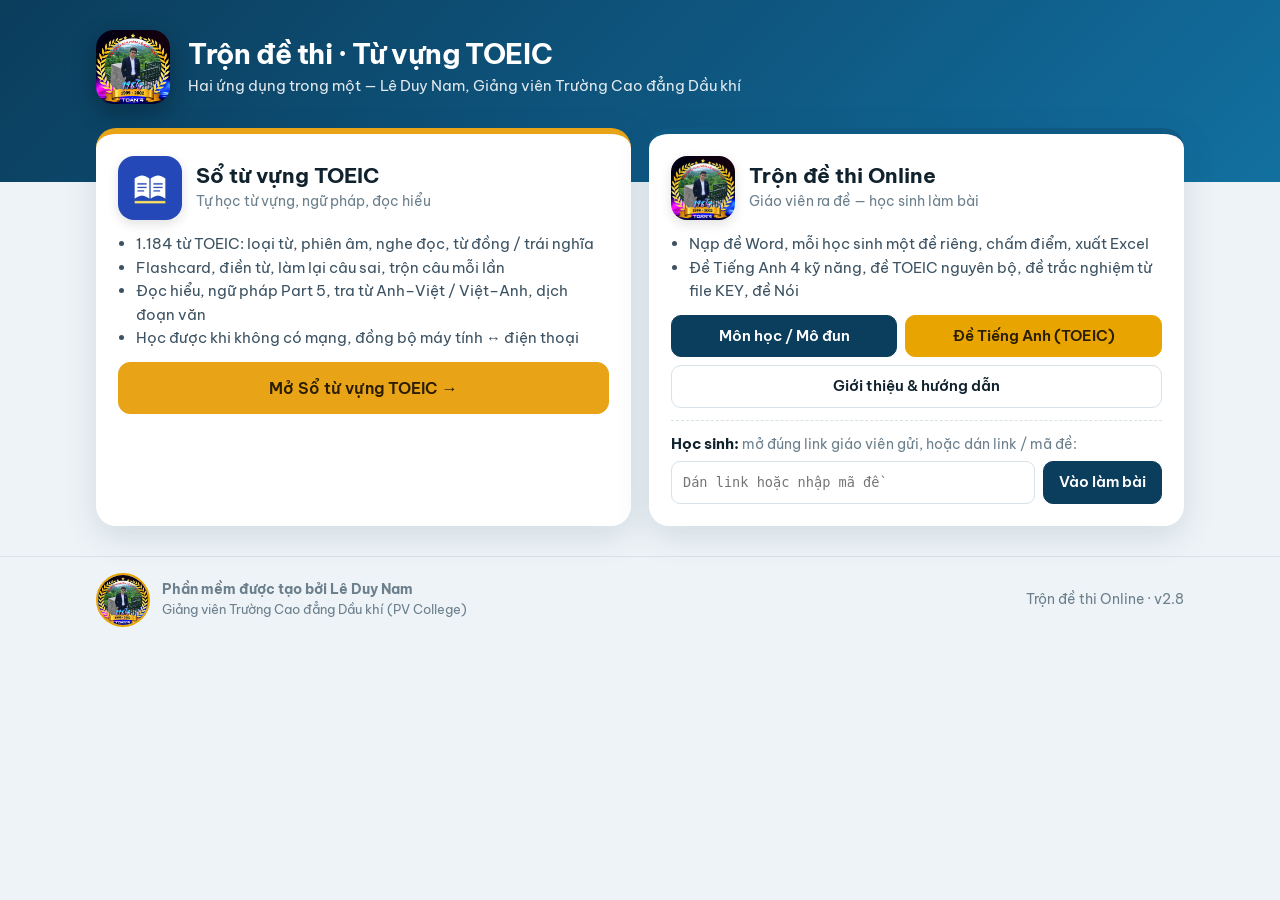
<file: index.html>
<!doctype html>
<html lang="vi">
<head>
<meta charset="utf-8">
<meta name="viewport" content="width=device-width, initial-scale=1">
<title>Trộn đề thi · Từ vựng TOEIC</title>
<meta name="description" content="Trộn đề thi Online và Sổ từ vựng TOEIC trong một ứng dụng — Lê Duy Nam, Giảng viên Trường Cao đẳng Dầu khí">
<link rel="manifest" href="manifest.webmanifest">
<link rel="icon" href="img/icon-192.png">
<link rel="apple-touch-icon" href="img/icon-192.png">
<meta name="theme-color" content="#0b3d5c">
<link rel="preconnect" href="https://fonts.googleapis.com"><link rel="preconnect" href="https://fonts.gstatic.com" crossorigin>
<link href="https://fonts.googleapis.com/css2?family=Be+Vietnam+Pro:wght@400;500;600;700;800&display=swap" rel="stylesheet">
<link rel="stylesheet" href="css/app.css">
<style>
  body { background: #eef3f7; }
  .top { background: linear-gradient(135deg, #0b3d5c 0%, #0f5a85 60%, #12709f 100%); color: #fff; padding: 30px 0 78px; }
  .top .wrap { display: flex; align-items: center; gap: 18px; }
  .top img { width: 74px; height: 74px; border-radius: 18px; object-fit: cover; box-shadow: 0 8px 24px rgba(0,0,0,.3); flex: none; }
  .top h1 { font-size: 1.75rem; letter-spacing: -.4px; margin: 0 0 4px; }
  .top p { margin: 0; opacity: .88; font-size: .95rem; }
  .apps { margin-top: -54px; display: grid; grid-template-columns: 1fr 1fr; gap: 18px; }
  .app { background: #fff; border-radius: 20px; box-shadow: 0 10px 34px rgba(11,61,92,.13); padding: 22px; display: flex; flex-direction: column; gap: 12px; min-width: 0; }
  .app .hd { display: flex; align-items: center; gap: 14px; text-decoration: none; color: inherit; }
  .app .hd img { width: 64px; height: 64px; border-radius: 16px; flex: none; box-shadow: 0 4px 12px rgba(0,0,0,.12); }
  .app h2 { margin: 0; font-size: 1.3rem; }
  .app .sub { color: var(--muted); font-size: .9rem; margin-top: 2px; }
  .app ul { margin: 0; padding-left: 18px; color: var(--ink-2); font-size: .92rem; line-height: 1.6; }
  .app .go { display: block; text-align: center; padding: 13px; font-size: 1.02rem; border-radius: 12px; }
  .app.vocab { border-top: 6px solid #e8a317; }
  .app.quiz { border-top: 6px solid #0f5a85; }
  .row2 { display: flex; gap: 8px; flex-wrap: wrap; }
  .row2 .btn { flex: 1 1 auto; text-align: center; }
  .stu { border-top: 1px dashed var(--line); padding-top: 12px; }
  .stu b { font-size: .92rem; }
  .linkbox { margin-top: 6px; }
  @media (max-width: 760px) {
    .apps { grid-template-columns: 1fr; }
    .top h1 { font-size: 1.35rem; } .top img { width: 58px; height: 58px; }
  }
</style>
</head>
<body>
<section class="top">
  <div class="wrap">
    <img src="img/nam-560.jpg" alt="Lê Duy Nam">
    <div>
      <h1>Trộn đề thi · Từ vựng TOEIC</h1>
      <p>Hai ứng dụng trong một — Lê Duy Nam, Giảng viên Trường Cao đẳng Dầu khí</p>
    </div>
  </div>
</section>
<main class="wrap">
  <div class="apps">
    <section class="app vocab">
      <a class="hd" href="tuvung/index.html"><img src="tuvung/icon-192.png" alt=""><div><h2>Sổ từ vựng TOEIC</h2><div class="sub">Tự học từ vựng, ngữ pháp, đọc hiểu</div></div></a>
      <ul>
        <li>1.184 từ TOEIC: loại từ, phiên âm, nghe đọc, từ đồng / trái nghĩa</li>
        <li>Flashcard, điền từ, làm lại câu sai, trộn câu mỗi lần</li>
        <li>Đọc hiểu, ngữ pháp Part 5, tra từ Anh–Việt / Việt–Anh, dịch đoạn văn</li>
        <li>Học được khi không có mạng, đồng bộ máy tính ↔ điện thoại</li>
      </ul>
      <a class="btn primary go" href="tuvung/index.html" style="background:#e8a317;border-color:#e8a317;color:#2a1d00">Mở Sổ từ vựng TOEIC →</a>
    </section>
    <section class="app quiz">
      <a class="hd" href="trondethi.html"><img src="img/icon-192.png" alt=""><div><h2>Trộn đề thi Online</h2><div class="sub">Giáo viên ra đề — học sinh làm bài</div></div></a>
      <ul>
        <li>Nạp đề Word, mỗi học sinh một đề riêng, chấm điểm, xuất Excel</li>
        <li>Đề Tiếng Anh 4 kỹ năng, đề TOEIC nguyên bộ, đề trắc nghiệm từ file KEY, đề Nói</li>
      </ul>
      <div class="row2">
        <a class="btn primary" href="giaovien.html">Môn học / Mô đun</a>
        <a class="btn accent" href="tienganh.html">Đề Tiếng Anh (TOEIC)</a>
        <a class="btn" href="trondethi.html">Giới thiệu &amp; hướng dẫn</a>
      </div>
      <div class="stu">
        <b>Học sinh:</b> <span class="muted" style="font-size:.88rem">mở đúng link giáo viên gửi, hoặc dán link / mã đề:</span>
        <div class="linkbox"><input type="text" id="code" placeholder="Dán link hoặc nhập mã đề"><button class="btn primary" id="go">Vào làm bài</button></div>
        <div id="goMsg"></div>
      </div>
    </section>
  </div>
</main>
<footer class="foot" style="margin-top:30px"><div class="wrap row"><div id="authorBox"></div><span class="spacer"></span><span>Trộn đề thi Online · v2.8</span></div></footer>
<script src="js/config.js"></script>
<script src="js/common.js"></script>
<script>
  QA.$('#authorBox').innerHTML = QA.AUTHOR_HTML;
  QA.$('#go').onclick = () => {
    const v = QA.$('#code').value.trim();
    if (/^https?:\/\//i.test(v)) { location.href = v; return; }
    const api = window.QUIZ_API || QA.LS.get('apiUrl', '');
    if (!v) return;
    if (!api) { QA.$('#goMsg').innerHTML = '<div class="msg warn">Hãy dùng đúng link giáo viên gửi (mã đề cần kèm địa chỉ máy chủ).</div>'; return; }
    location.href = 'thi.html?e=' + encodeURIComponent(v.toUpperCase()) + QA.linkParamForApi(api);
  };
  if ('serviceWorker' in navigator && location.protocol === 'https:') navigator.serviceWorker.register('sw.js').catch(() => {});
</script>
</body>
</html>
</file>
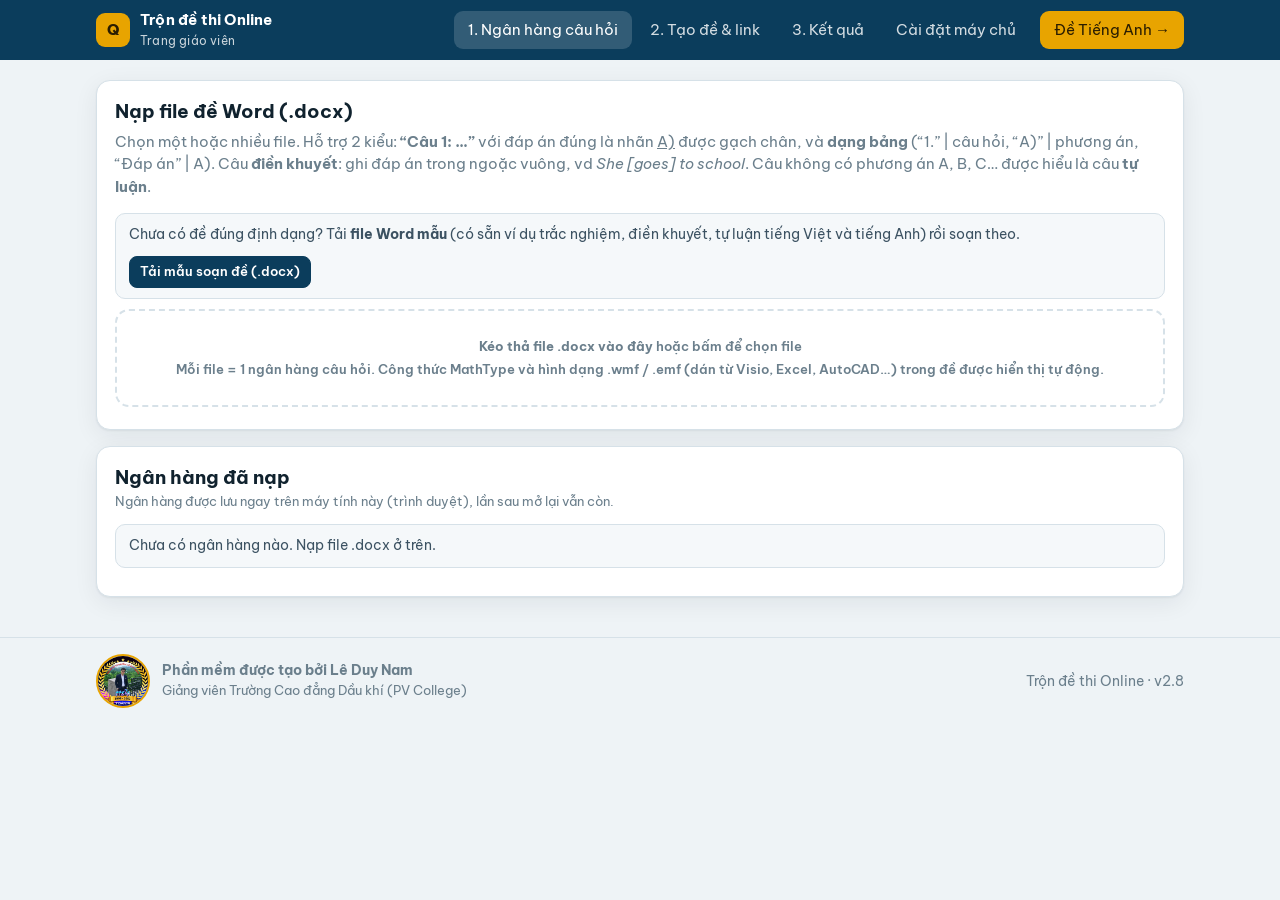
<file: giaovien.html>
<!doctype html>
<html lang="vi">
<head>
<meta charset="utf-8">
<meta name="viewport" content="width=device-width, initial-scale=1">
<title>Trộn đề trắc nghiệm — Giáo viên</title>
<meta name="description" content="Phần mềm trộn đề trắc nghiệm & tự luận online — Lê Duy Nam, GV Trường Cao đẳng Dầu khí">
<link rel="manifest" href="manifest.webmanifest">
<link rel="icon" href="img/icon-192.png">
<link rel="preconnect" href="https://fonts.googleapis.com"><link rel="preconnect" href="https://fonts.gstatic.com" crossorigin>
<link href="https://fonts.googleapis.com/css2?family=Be+Vietnam+Pro:wght@400;500;600;700;800&display=swap" rel="stylesheet">
<link rel="stylesheet" href="css/app.css">
<style>
  .grp { display: grid; grid-template-columns: 1.6fr 1fr .8fr 1fr .8fr .7fr auto auto; gap: 8px; align-items: end; padding: 10px; border: 1px solid var(--line); border-radius: 11px; margin-bottom: 8px; background: var(--soft); }
  .grp label { font-size: .76rem; }
  .grp.en { grid-template-columns: 1.5fr .9fr 1fr .8fr 1fr .8fr .7fr auto auto; }
  @media (max-width: 900px) { .grp, .grp.en { grid-template-columns: 1fr 1fr; } }
  .bank { display: flex; flex-wrap: wrap; align-items: center; gap: 10px 12px; padding: 12px; border: 1px solid var(--line); border-radius: 12px; margin-bottom: 8px; }
  .bank .nm { flex: 1 1 260px; min-width: 0; }
  .bank .nm input { font-weight: 600; }
  .qprev .head { display: flex; gap: 8px; align-items: center; flex-wrap: wrap; margin-bottom: 4px; }
  .qprev .opt { cursor: pointer; border-radius: 6px; }
  .qprev .opt:hover { background: var(--soft); }
  .qprev.off { opacity: .5; }
  .qprev.bad { border-color: var(--bad); }
  .mini { width: 78px !important; padding: 4px 7px !important; font-size: .82rem; }
  .sumbar { display: flex; gap: 14px; flex-wrap: wrap; font-size: .9rem; color: var(--ink-2); }
  .sumbar b { color: var(--ink); }
</style>
</head>
<body>
<header class="topbar">
  <div class="wrap">
    <a class="brand" href="trondethi.html"><span class="logo">Q</span><span>Trộn đề thi Online<small>Trang giáo viên</small></span></a>
    <span class="spacer"></span>
    <nav class="tabs" id="tabs">
      <button class="tab on" data-tab="banks">1. Ngân hàng câu hỏi</button>
      <button class="tab" data-tab="build">2. Tạo đề &amp; link</button>
      <button class="tab" data-tab="results">3. Kết quả</button>
      <button class="tab" data-tab="setup">Cài đặt máy chủ</button>
      <a class="tab swmode" href="tienganh.html">Đề Tiếng Anh →</a>
    </nav>
  </div>
</header>

<main class="wrap">
  <!-- ================= NGÂN HÀNG ================= -->
  <section class="section on" id="sec-banks">
    <div class="card">
      <h2>Nạp file đề Word (.docx)</h2>
      <p class="muted" style="margin-top:0">Chọn một hoặc nhiều file. Hỗ trợ 2 kiểu: <b>“Câu 1: …”</b> với đáp án đúng là nhãn <u>A)</u> được gạch chân, và <b>dạng bảng</b> (“1.” | câu hỏi, “A)” | phương án, “Đáp án” | A). Câu <b>điền khuyết</b>: ghi đáp án trong ngoặc vuông, vd <i>She [goes] to school</i>. Câu không có phương án A, B, C… được hiểu là câu <b>tự luận</b>.</p>
      <div class="msg info row" style="justify-content:space-between"><span>Chưa có đề đúng định dạng? Tải <b>file Word mẫu</b> (có sẵn ví dụ trắc nghiệm, điền khuyết, tự luận tiếng Việt và tiếng Anh) rồi soạn theo.</span><a class="btn sm primary" href="mau/Mau_soan_de_Tron_de_thi.docx" download>Tải mẫu soạn đề (.docx)</a></div>
      <label class="drop" id="drop" for="fileIn">
        <b>Kéo thả file .docx vào đây</b> hoặc bấm để chọn file
        <div class="hint">Mỗi file = 1 ngân hàng câu hỏi. Công thức MathType và hình dạng .wmf / .emf (dán từ Visio, Excel, AutoCAD…) trong đề được hiển thị tự động.</div>
      </label>
      <input type="file" id="fileIn" accept=".docx" multiple class="hide">
      <div id="parseMsg"></div>
    </div>
    <div class="card">
      <div class="row"><h2 style="margin:0">Ngân hàng đã nạp</h2><span class="spacer"></span><span class="muted" id="bankTotal"></span></div>
      <p class="hint">Ngân hàng được lưu ngay trên máy tính này (trình duyệt), lần sau mở lại vẫn còn.</p>
      <div id="bankList"></div>
    </div>
  </section>

  <!-- ================= TẠO ĐỀ ================= -->
  <section class="section" id="sec-build">
    <div class="card">
      <div class="row"><h2 style="margin:0">Thông tin bài kiểm tra / bài thi</h2><span class="spacer"></span><span class="pill" id="editingPill"></span></div>
      <div class="grid g3" style="margin-top:12px">
        <div><label>Loại bài</label>
          <select id="i_loai">
            <option>Kiểm tra thường xuyên</option>
            <option>Kiểm tra định kỳ</option>
            <option>Kiểm tra phần</option>
            <option>Thi thử kết thúc môn học</option>
            <option>Thi thử kết thúc mô đun</option>
            <option>Thi kết thúc môn học (lý thuyết)</option>
            <option>Đề thi lý thuyết kết thúc mô đun</option>
            <option>Ôn tập</option>
            <option value="__other">Khác (tự nhập)…</option>
          </select>
          <input type="text" id="i_loaiKhac" class="hide" placeholder="Nhập loại bài" style="margin-top:6px">
        </div>
        <div><label>Môn học / Mô đun</label>
          <select id="i_hinhThuc"><option>Mô đun</option><option>Môn học</option></select>
        </div>
        <div><label>Tên môn học / mô đun</label><input type="text" id="i_mon" placeholder="VD: Thiết bị nhiệt"></div>
        <div><label>Nội dung / phần kiểm tra</label><input type="text" id="i_noiDung" placeholder="VD: Bài 1 – Truyền nhiệt"></div>
        <div><label>Lớp</label><input type="text" id="i_lop" placeholder="VD: CK1-24-N2"></div>
        <div><label>Khóa</label><input type="text" id="i_khoa" placeholder="VD: 2024-2027"></div>
        <div><label>Lần thi</label><select id="i_lan"><option value="">—</option><option>Lần 1</option><option>Lần 2</option></select></div>
        <div><label>Ngày</label><input type="text" id="i_ngay" placeholder="dd/mm/yyyy"></div>
        <div><label>Giáo viên</label><input type="text" id="i_gv" placeholder="Họ tên giáo viên"></div>
      </div>
      <div style="margin-top:12px"><label>Tiêu đề hiển thị cho học sinh</label><input type="text" id="i_title"><div class="hint">Để trống sẽ tự ghép: Loại bài – Môn/Mô đun – Nội dung.</div></div>
    </div>

    <div class="card">
      <div class="row"><h2 style="margin:0">Nhóm câu hỏi</h2><span class="spacer"></span><button class="btn sm" id="addGroup">+ Thêm nhóm</button></div>
      <p class="hint">Ví dụ: lấy ngẫu nhiên 60 câu từ File 1, 30 câu từ File 2. “Số câu” có thể ghi khoảng (vd <b>25-30</b>) để mỗi em có số câu khác nhau. Chọn “Chỉ định” rồi ghi danh sách câu (vd <b>1-10, 15, 20</b>) để cả lớp cùng làm đúng các câu đó.</p>
      <div id="groups"></div>
      <div class="sumbar" id="groupSum"></div>
    </div>

    <div class="card">
      <div class="row"><h2 style="margin:0">Thời gian &amp; số lần làm bài</h2><span class="spacer"></span>
        <button class="btn sm" id="presetTest" type="button">Mẫu: Kiểm tra / thi (1 lần)</button>
        <button class="btn sm" id="presetEasy" type="button">Mẫu: Bài dễ / gỡ điểm</button>
        <button class="btn sm" id="presetPractice" type="button">Mẫu: Ôn tập (không giới hạn)</button></div>
      <div class="grid g3" style="margin-top:12px">
        <div><label>Bắt đầu cho vào làm từ</label><input type="datetime-local" id="s_from"><div class="hint">Trước giờ này học sinh mở link chỉ thấy đồng hồ chờ. Để trống = vào được ngay.</div></div>
        <div><label>Hết giờ vào làm lúc</label><input type="datetime-local" id="s_to"><div class="hint">Sau giờ này <b>không cho vào làm nữa</b> (em đang làm dở vẫn làm tiếp).</div></div>
        <div><label>Kết thúc bài lúc</label><input type="datetime-local" id="s_end"><div class="hint">Đến giờ này mọi bài đang làm <b>tự động nộp</b>.</div></div>
        <div><label>Số lần được làm bài</label>
          <div class="row" style="flex-wrap:nowrap"><input type="number" id="s_maxA" min="1" value="1" style="max-width:110px"><label class="check"><input type="checkbox" id="s_unlim"> Không giới hạn (luyện tập)</label></div>
          <div class="hint">Mỗi lần làm là một đề trộn mới.</div></div>
        <div><label>Điểm ghi nhận khi làm nhiều lần</label>
          <select id="s_policy"><option value="max">Lần cao nhất</option><option value="last">Lần cuối cùng</option><option value="first">Lần đầu tiên</option><option value="avg">Trung bình các lần</option></select>
          <div class="hint">Dùng cho bảng kết quả và file Excel xuất ra.</div></div>
        <div><label>Cho làm thêm khi điểm thấp</label>
          <div class="row" style="flex-wrap:nowrap"><label class="check"><input type="checkbox" id="s_reLow" checked> Nhắc khi dưới</label><input type="number" id="s_reLowPt" min="0" step="0.5" value="5" style="max-width:80px"><span>điểm</span></div>
          <div class="hint">Bảng kết quả hiện nút <b style="color:#a86b00">vàng</b> cạnh em dưới mức này. Thầy cô bấm thì em được <b>làm thêm 1 lần</b> (đề trộn mới, giữ bài cũ); không bấm thì thôi.</div></div>
        <div id="winSummary" class="msg info" style="margin:0;align-self:start"></div>
      </div>
    </div>

    <div class="card">
      <h2>Cài đặt làm bài</h2>
      <div class="grid g3" style="margin-bottom:14px">
        <div><label>Cách làm bài</label>
          <select id="s_nav">
            <option value="strict">Từng câu — đếm ngược mỗi câu, KHÔNG quay lại (kiểm tra / thi)</option>
            <option value="free">Tự do — được quay lại xem, sửa các câu trước</option>
          </select>
          <div class="hint" id="navHintT">Mỗi câu có đồng hồ riêng, hết giờ tự chuyển câu.</div></div>
        <div class="freeOnly"><label>Thời gian (chế độ Tự do)</label>
          <select id="s_ftime"><option value="none">Không giới hạn thời gian (ôn tập)</option><option value="total">Giới hạn tổng thời gian cả bài</option></select></div>
        <div class="freeOnly totalOnly"><label>Tổng thời gian (phút)</label><input type="number" id="s_tmin" min="1" placeholder="tự tính theo số giây mỗi câu"><div class="hint">Để trống = cộng thời gian của từng câu.</div></div>
      </div>
      <div class="grid g4">
        <div><label>Thời gian mặc định mỗi câu (giây)</label><input type="number" id="s_sec" value="60" min="0"><div class="hint">0 = không giới hạn. Có thể đặt riêng theo nhóm hoặc từng câu.</div></div>
        <div><label>Thứ tự câu hỏi</label><select id="s_order"><option value="mix">Trộn lẫn tất cả các nhóm</option><option value="group">Trộn trong từng nhóm</option><option value="keep">Giữ nguyên thứ tự</option></select></div>
        <div><label>Thang điểm</label><input type="number" id="s_scale" value="10" min="1"></div>
        <div><label>Làm tròn điểm</label><select id="s_round"><option value="0.1">0,1</option><option value="0.25">0,25</option><option value="0.5">0,5</option><option value="1">1</option><option value="0.01">0,01</option></select></div>
        <div><label>Tự nộp bài khi vi phạm (lần)</label><input type="number" id="s_maxV" value="3" min="0"><div class="hint">Rời màn hình / chụp màn hình. 0 = chỉ ghi nhận.</div></div>
        <div style="display:flex;flex-direction:column;gap:7px;justify-content:center">
          <label class="check"><input type="checkbox" id="s_shuffleOpts" checked> Trộn thứ tự phương án A/B/C/D</label>
          <label class="check"><input type="checkbox" id="s_same"> Mọi học sinh cùng 1 đề</label>
        </div>
      </div>
      <div class="grid g4" style="margin-top:10px">
        <label class="check"><input type="checkbox" id="s_showScore" checked> Cho học sinh xem điểm sau khi nộp</label>
        <label class="check"><input type="checkbox" id="s_full" checked> Yêu cầu làm bài toàn màn hình</label>
        <label class="check"><input type="checkbox" id="s_mssv"> Bắt buộc nhập Mã số HSSV</label>
        <label class="check"><input type="checkbox" id="s_review"> Cho xem đáp án sau khi nộp</label>
      </div>
      <div class="msg info" style="margin-top:12px">
        <label class="check" style="font-weight:600"><input type="checkbox" id="s_requireApp"> Bắt buộc làm bằng phần mềm Trộn đề thi Online trên máy tính (Windows / Mac)</label>
        <div class="hint">Dùng cho thi ở phòng máy của Trường đã cài phần mềm (chặn chụp màn hình thật). Bật ô này thì học sinh mở link bằng điện thoại / trình duyệt sẽ <b>không vào làm được</b>. Để trống khi học sinh làm trên điện thoại.</div>
      </div>
      <div class="grid g2" style="margin-top:12px">
        <div><label>Danh sách lớp (không bắt buộc)</label><textarea id="s_roster" placeholder="Mỗi dòng 1 học sinh — dán cột Họ và tên từ Excel. Có danh sách thì chỉ những em trong danh sách mới vào làm được."></textarea></div>
        <div><label>Lời dặn cho học sinh (không bắt buộc)</label><textarea id="s_note" placeholder="VD: Không được sử dụng tài liệu."></textarea></div>
      </div>
      <div class="musicbox">
        <label>Nhạc nền khi làm bài (không bắt buộc)</label>
        <div class="row" style="flex-wrap:nowrap"><input type="url" id="s_music" placeholder="Dán link YouTube, link Google Drive hoặc link file .mp3"><button class="btn sm" id="musicTest" type="button">▶ Nghe thử</button></div>
        <div class="row" style="margin-top:8px">
          <label class="check" style="font-weight:600">Âm lượng <input type="range" id="s_musicVol" min="5" max="100" step="5" value="35" style="width:160px;accent-color:var(--brand-2)"> <span id="musicVolTxt">35%</span></label>
          <label class="check"><input type="checkbox" id="s_musicMute" checked> Cho học sinh tắt / bật nhạc</label>
        </div>
        <div class="hint">YouTube: video phải cho phép nhúng (đa số video nhạc không lời đều được). Google Drive: file phải chia sẻ “Bất kỳ ai có đường liên kết”. Nhạc phát lặp lại đến khi nộp bài.</div>
        <div id="musicMsg"></div>
      </div>
    </div>

    <div class="card">
      <div class="row">
        <button class="btn" id="btnPreview">Xem thử như học sinh</button>
        <button class="btn primary" id="btnSave">Lưu đề lên máy chủ &amp; tạo link</button>
        <button class="btn sm" id="btnNew">Tạo đề mới</button>
        <span class="spacer"></span><span class="muted" id="saveState"></span>
      </div>
      <div id="linkOut"></div>
    </div>
  </section>

  <!-- ================= KẾT QUẢ ================= -->
  <section class="section" id="sec-results">
    <div class="card">
      <div class="row"><h2 style="margin:0">Các đề đã tạo</h2><span class="spacer"></span><button class="btn sm" id="btnReloadExams">Tải lại</button></div>
      <div class="scroll" style="margin-top:10px;max-height:300px"><table class="tbl" id="examTbl"></table></div>
    </div>
    <div class="card hide" id="resCard">
      <div class="row">
        <div><h2 style="margin:0" id="resTitle"></h2><div class="muted" id="resSub"></div></div>
        <span class="spacer"></span>
        <label class="check"><input type="checkbox" id="autoRef" checked> Tự cập nhật</label>
        <button class="btn sm" id="btnRefresh">Cập nhật</button>
        <button class="btn sm" id="btnToggle"></button>
        <label class="row" style="gap:6px;margin:0" title="Cách tính điểm của mỗi em khi làm nhiều lần (tính cả lần làm thêm) — dùng cho bảng tóm tắt và cột Điểm trong file Excel"><span class="hint" style="margin:0">Điểm xuất ra:</span><select id="exPolicy" style="width:auto;max-width:210px;padding-top:6px;padding-bottom:6px"><option value="">Theo cài đặt đề</option><option value="avg">Trung bình các lần</option><option value="max">Lần cao nhất</option><option value="last">Lần cuối cùng</option><option value="first">Lần đầu tiên</option></select></label>
        <button class="btn accent" id="btnExport">Xuất Excel</button>
      </div>
      <div class="row" style="margin-top:10px;gap:8px;flex-wrap:wrap" title="Dùng để xét em nào vào muộn (chỉ xét lần làm thứ 1)"><span class="hint" style="margin:0"><b>Giờ thi:</b></span><input type="datetime-local" id="exStart" style="width:auto;padding-top:5px;padding-bottom:5px"><span class="hint" style="margin:0">cho phép muộn</span><input type="number" id="exLate" value="5" min="0" style="width:64px;padding-top:5px;padding-bottom:5px"><span class="hint" style="margin:0">phút</span><span class="hint" style="margin:0" id="exStartSrc"></span></div>
      <div class="grid g4" id="stats" style="margin-top:14px"></div>
      <div id="progressBox"></div>
      <div class="scroll" style="margin-top:12px"><table class="tbl" id="resTbl"></table></div>
      <p class="hint">File Excel xuất ra dùng nút <b>Quizz (App)</b> ở tab <b>Tính điểm</b> của file KQHT (.xlsm) để nhập điểm theo Họ và tên.</p>
    </div>
  </section>

  <!-- ================= CÀI ĐẶT ================= -->
  <section class="section" id="sec-setup">
    <div class="card">
      <h2>Kết nối máy chủ Google Apps Script</h2>
      <p class="muted" style="margin-top:0">Máy chủ là 1 Google Sheet của thầy/cô (miễn phí) — nơi lưu đề, phát đề cho từng học sinh, chấm điểm và lưu kết quả. Cài 1 lần theo <a href="huong-dan.html" target="_blank">Hướng dẫn cài đặt</a>.</p>
      <div class="grid g2">
        <div><label>Địa chỉ Web App (kết thúc bằng /exec)</label><input type="url" id="c_api" placeholder="https://script.google.com/macros/s/……/exec"></div>
        <div><label>Mật khẩu giáo viên (TEACHER_KEY trong Code.gs)</label><input type="password" id="c_key" placeholder="Mật khẩu"></div>
      </div>
      <div class="row" style="margin-top:12px"><button class="btn primary" id="btnConn">Lưu &amp; kiểm tra kết nối</button><span id="connMsg"></span></div>
    </div>
    <div class="card">
      <h3>Sao lưu / chuyển máy</h3>
      <p class="muted" style="margin-top:0">Xuất toàn bộ ngân hàng câu hỏi ra 1 file để mở trên máy khác (Windows ↔ Mac).</p>
      <div class="row"><button class="btn" id="btnBackup">Xuất file sao lưu</button><label class="btn" for="restoreIn">Nhập file sao lưu</label><input type="file" id="restoreIn" accept=".json" class="hide"></div>
    </div>
  </section>
</main>

<div class="modal-bg" id="modal"><div class="modal" id="modalBody"></div></div>

<footer class="foot"><div class="wrap row"><div id="authorBox"></div><span class="spacer"></span><span>Trộn đề thi Online · v2.8</span></div></footer>

<script src="js/config.js"></script>
<script src="js/common.js"></script>
<script src="js/core.js"></script>
<script src="js/docx.js"></script>
<script src="js/teacher.js"></script>
</body>
</html>
</file>
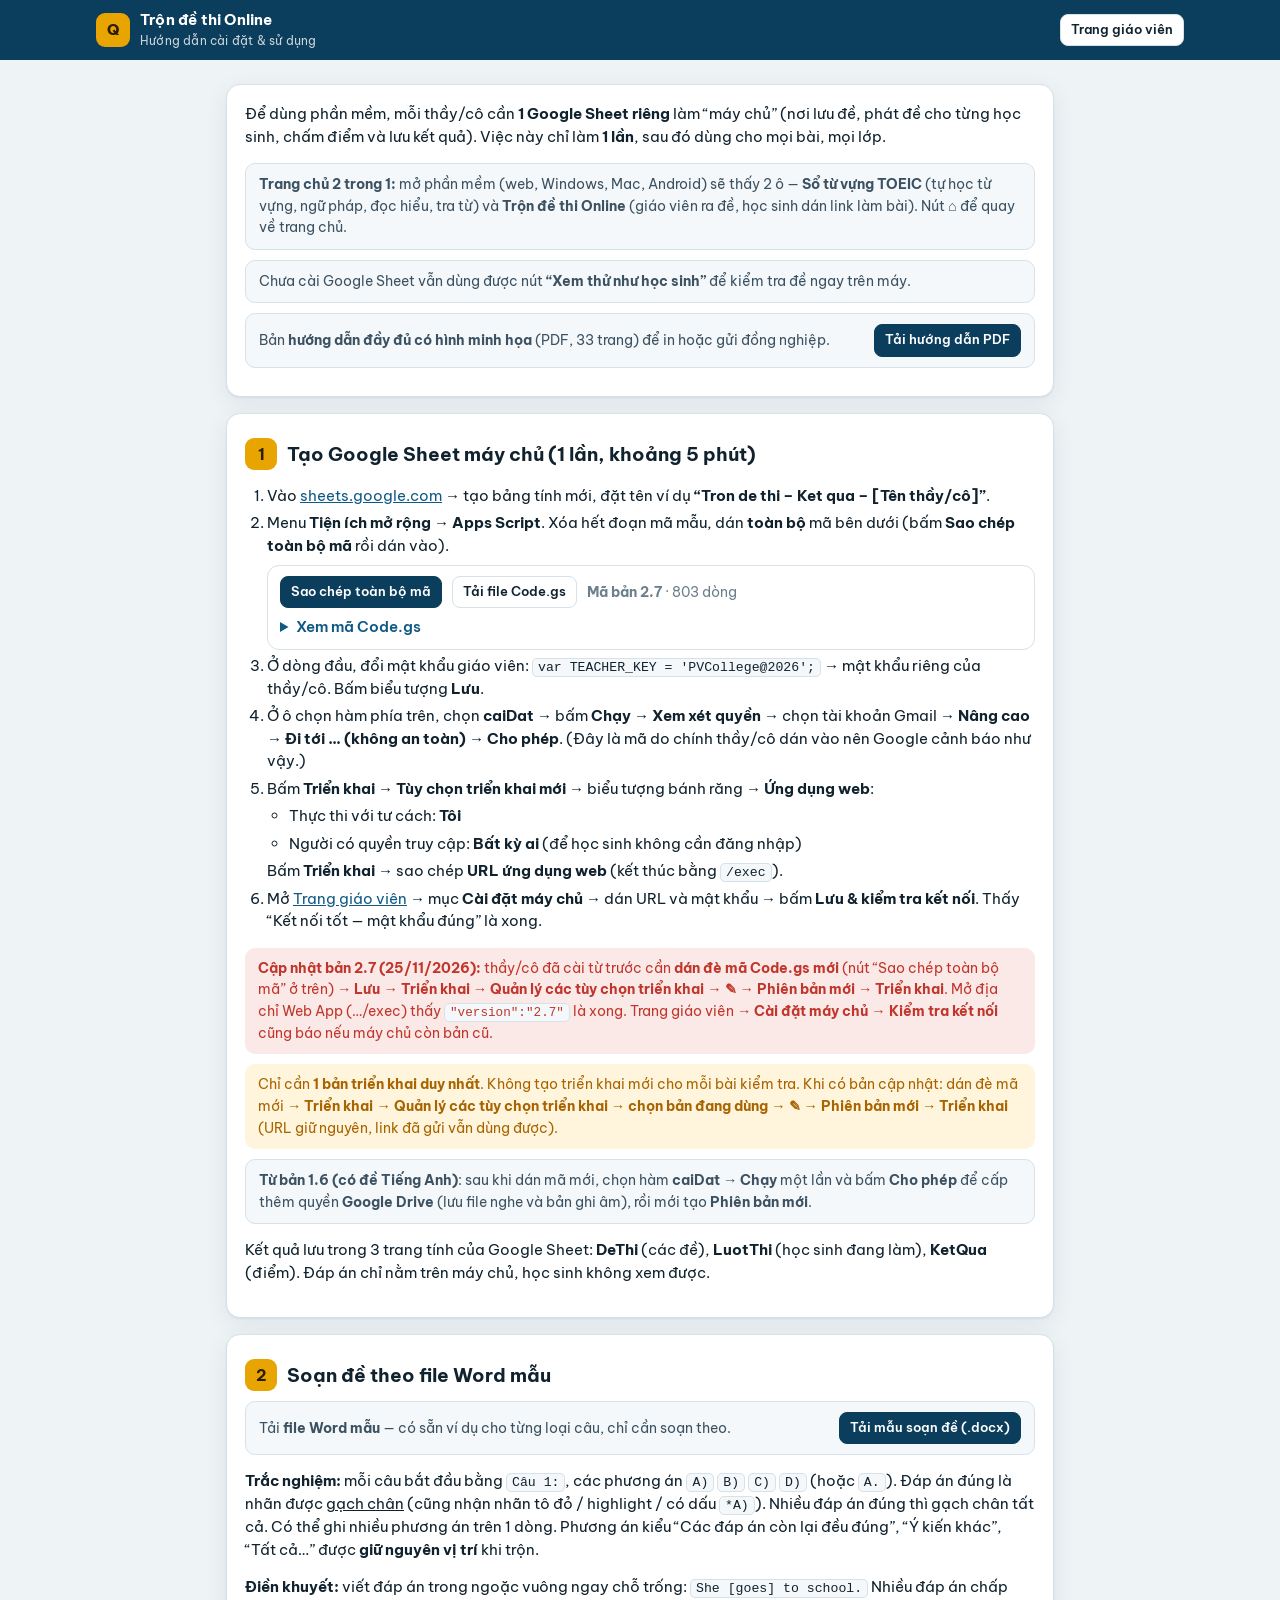
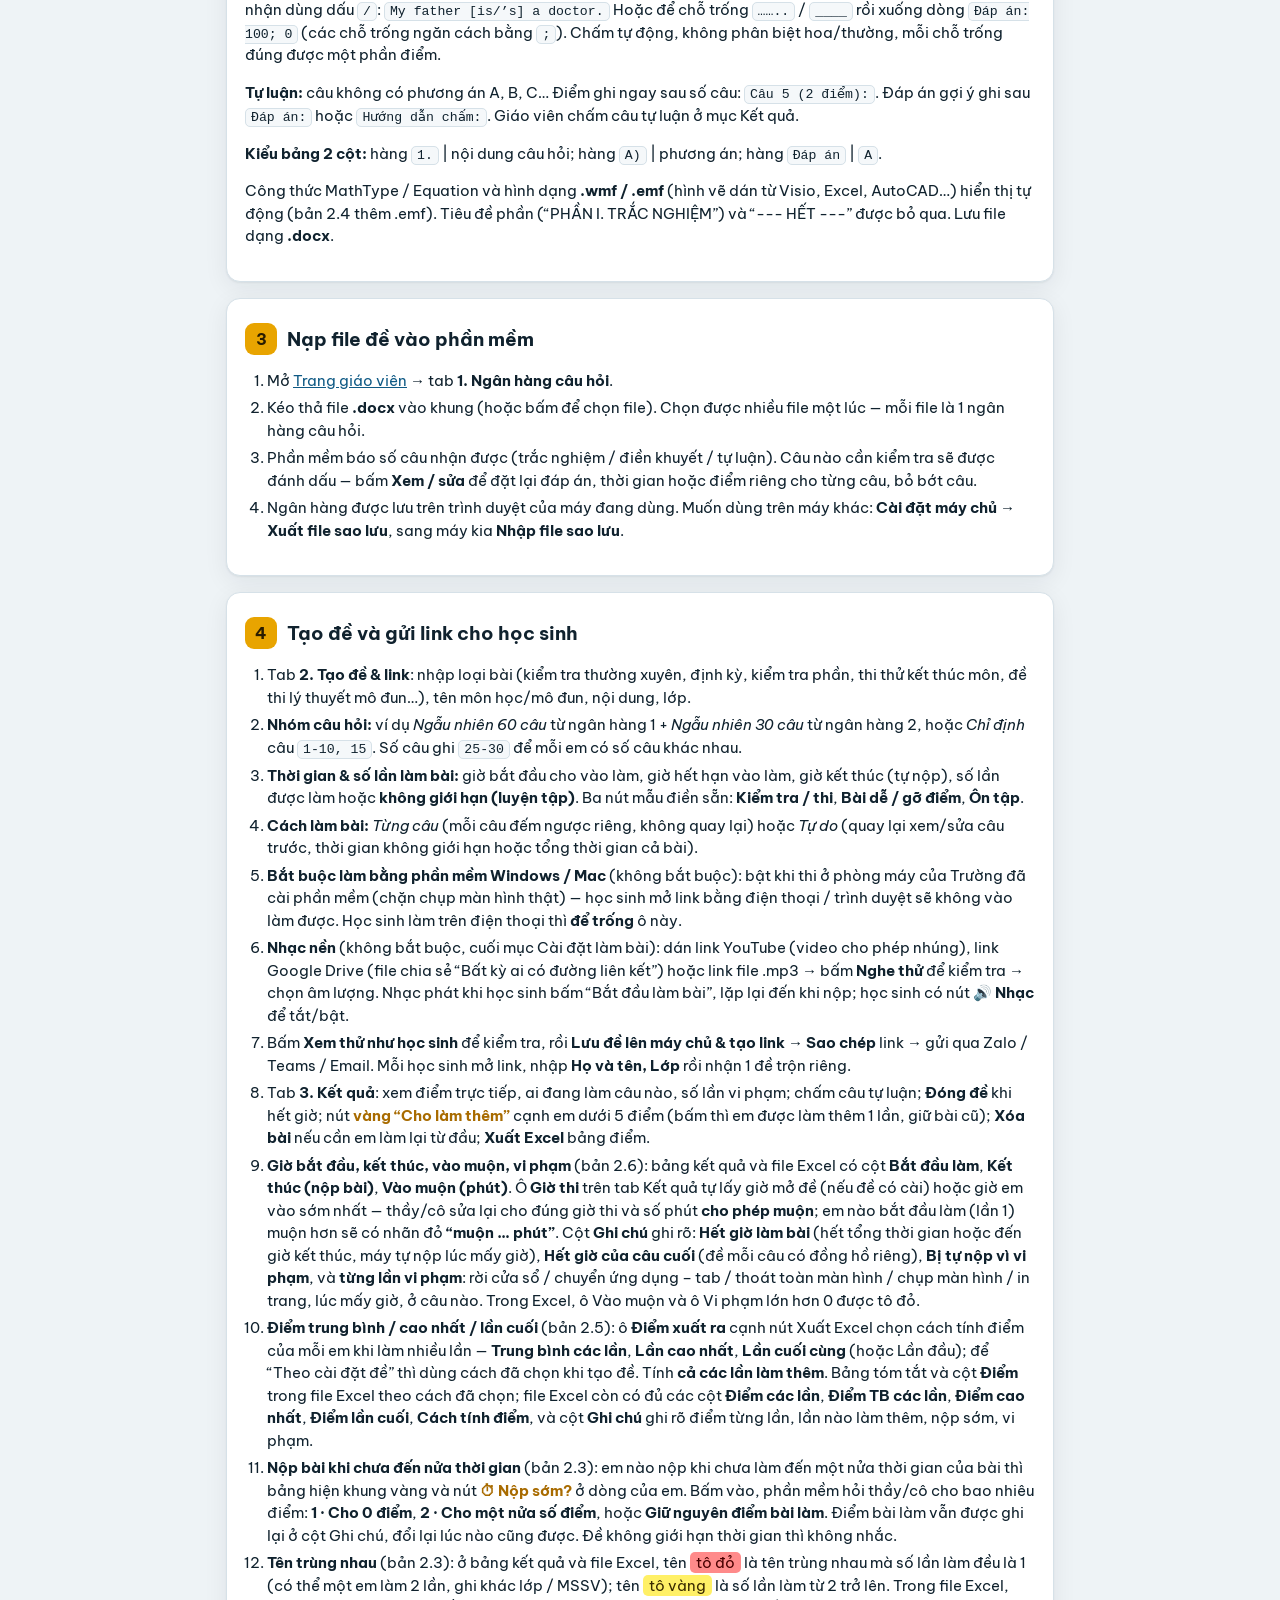
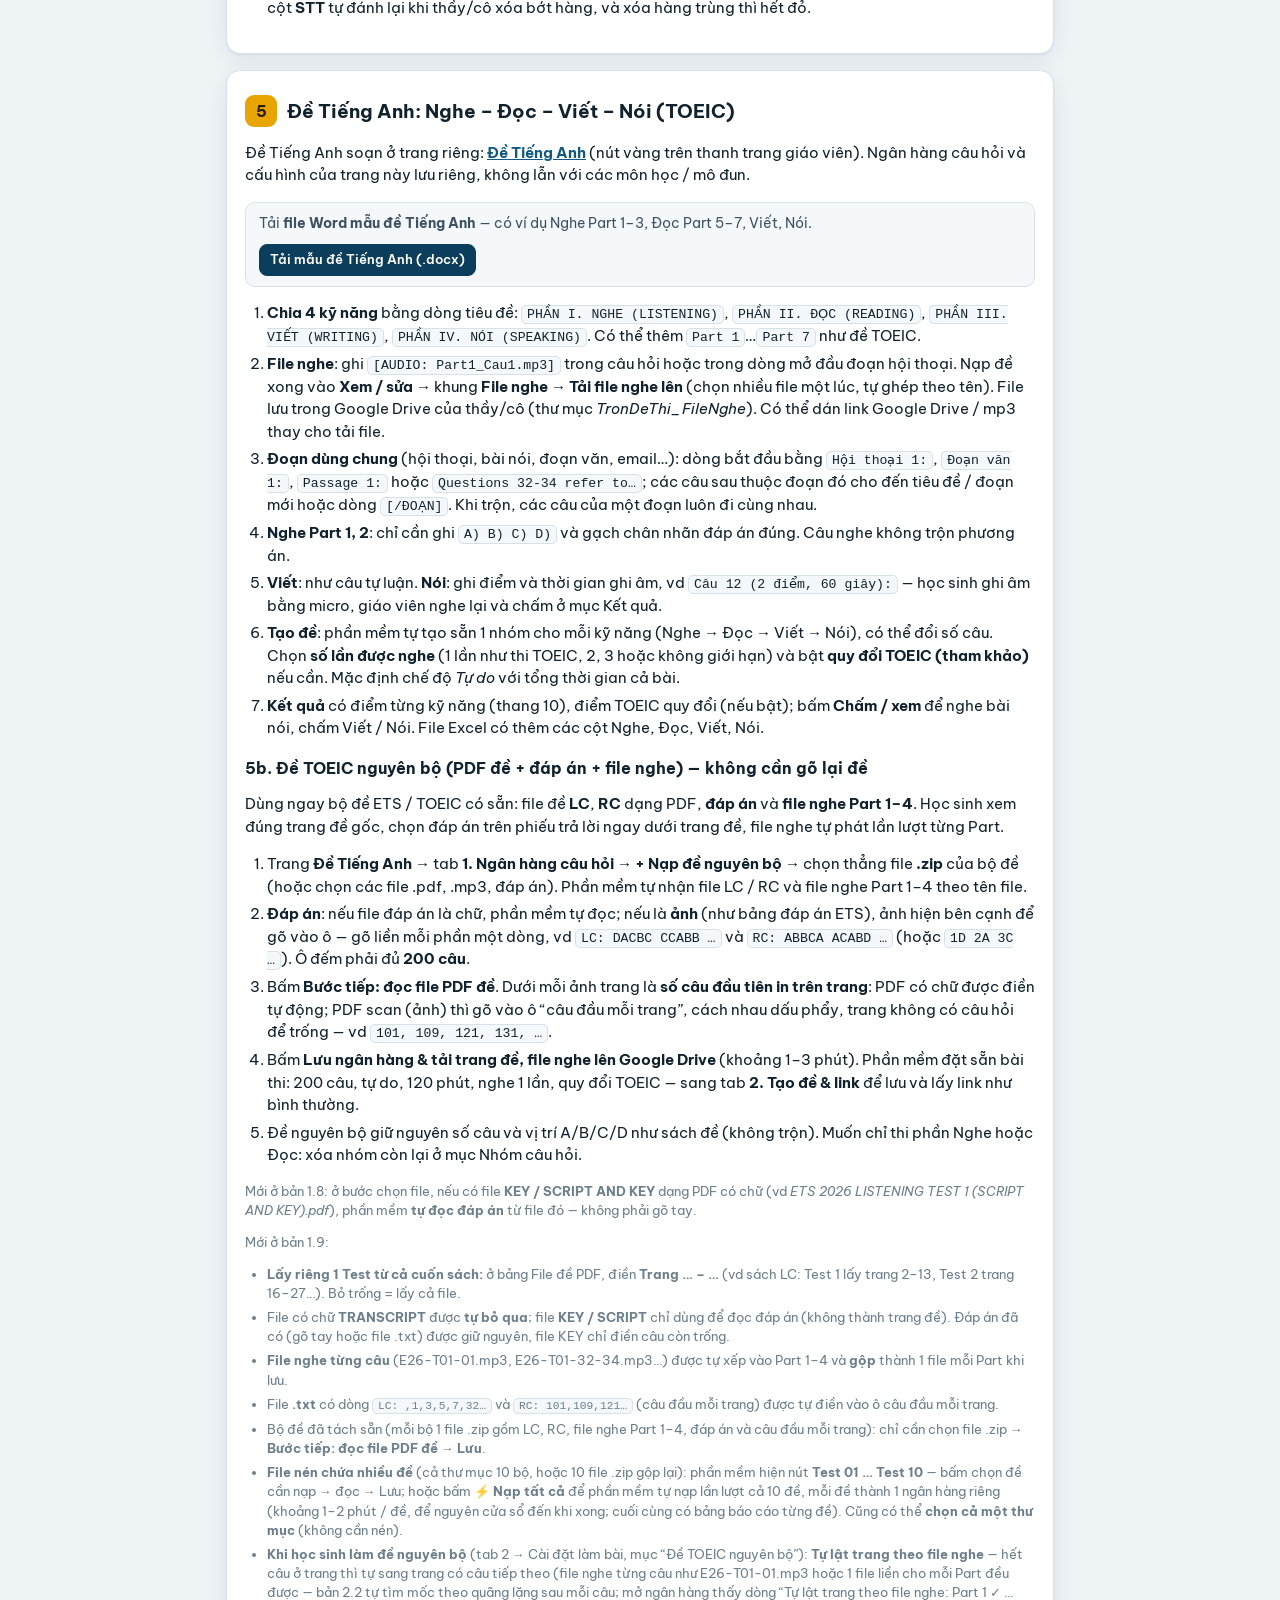
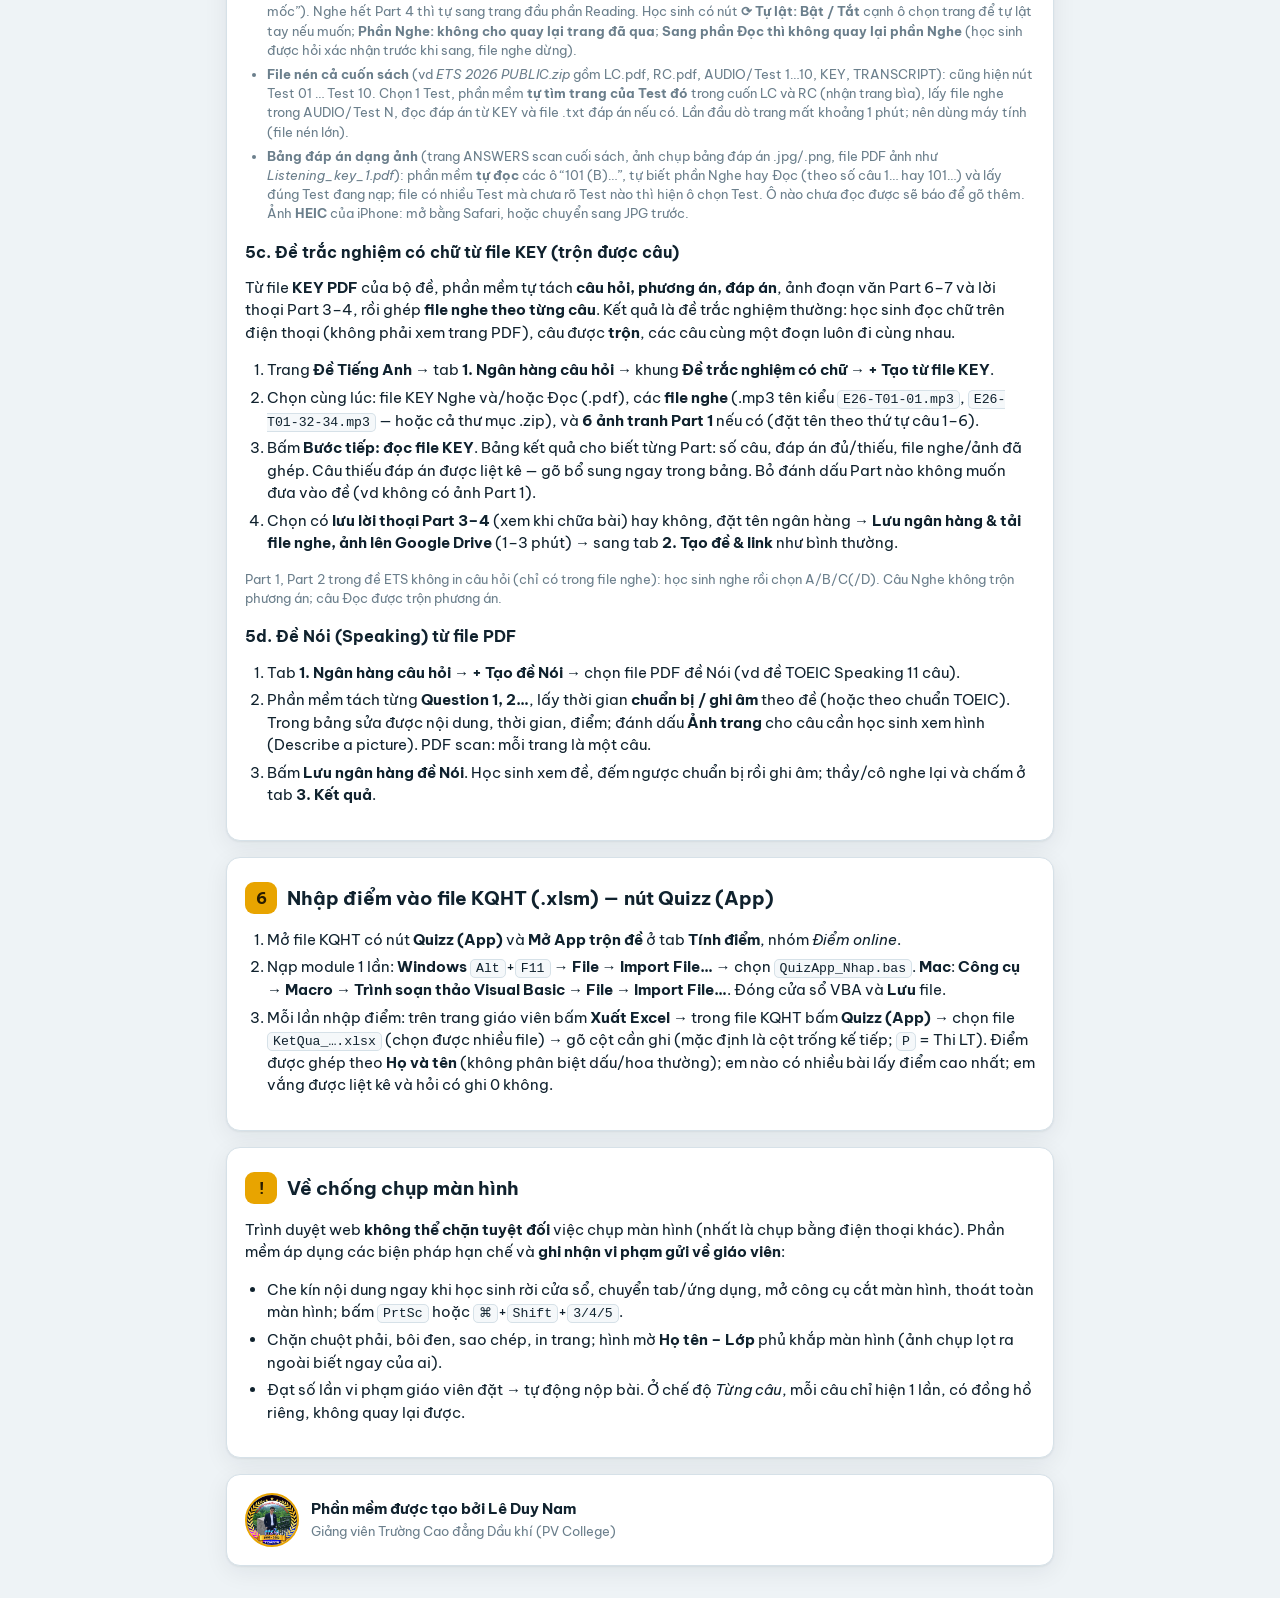
<file: huong-dan.html>
<!doctype html>
<html lang="vi">
<head>
<meta charset="utf-8">
<meta name="viewport" content="width=device-width, initial-scale=1">
<title>Hướng dẫn cài đặt</title>
<meta name="description" content="Hướng dẫn cài đặt phần mềm Trộn đề thi Online — Lê Duy Nam, GV Trường Cao đẳng Dầu khí">
<link rel="icon" href="img/icon-192.png">
<link rel="preconnect" href="https://fonts.googleapis.com"><link rel="preconnect" href="https://fonts.gstatic.com" crossorigin>
<link href="https://fonts.googleapis.com/css2?family=Be+Vietnam+Pro:wght@400;500;600;700;800&display=swap" rel="stylesheet">
<link rel="stylesheet" href="css/app.css">
<style>
  .doc { max-width: 860px; margin: 24px auto 40px; }
  .doc h2 { margin-top: 6px; display: flex; gap: 10px; align-items: center; }
  .doc h2 .n { width: 32px; height: 32px; border-radius: 9px; background: var(--accent); color: #2a1d00; display: grid; place-items: center; font-size: 1rem; flex: none; }
  .doc ol, .doc ul { padding-left: 22px; } .doc li { margin: 5px 0; }
  code, kbd { font-family: ui-monospace, Menlo, Consolas, monospace; background: var(--soft); border: 1px solid var(--line); border-radius: 5px; padding: 1px 5px; font-size: .88em; }
  pre { background: var(--soft); border: 1px solid var(--line); border-radius: 10px; padding: 12px; overflow: auto; font-size: .85rem; }
  .codebox { margin: 8px 0 4px; padding: 10px 12px; border: 1px solid var(--line); border-radius: 12px; background: var(--card); }
  .codebox summary { cursor: pointer; font-weight: 600; color: var(--brand-2); }
  .codebox pre { max-height: 360px; margin: 8px 0 0; white-space: pre; font-size: .78rem; }
</style>
</head>
<body>
<header class="topbar"><div class="wrap"><a class="brand" href="trondethi.html"><span class="logo">Q</span><span>Trộn đề thi Online<small>Hướng dẫn cài đặt &amp; sử dụng</small></span></a><span class="spacer"></span><a class="btn sm" href="giaovien.html">Trang giáo viên</a></div></header>
<main class="wrap doc">
  <div class="card">
    <p style="margin-top:0">Để dùng phần mềm, mỗi thầy/cô cần <b>1 Google Sheet riêng</b> làm “máy chủ” (nơi lưu đề, phát đề cho từng học sinh, chấm điểm và lưu kết quả). Việc này chỉ làm <b>1 lần</b>, sau đó dùng cho mọi bài, mọi lớp.</p>
    <div class="msg info"><b>Trang chủ 2 trong 1:</b> mở phần mềm (web, Windows, Mac, Android) sẽ thấy 2 ô — <b>Sổ từ vựng TOEIC</b> (tự học từ vựng, ngữ pháp, đọc hiểu, tra từ) và <b>Trộn đề thi Online</b> (giáo viên ra đề, học sinh dán link làm bài). Nút ⌂ để quay về trang chủ.</div>
    <div class="msg info">Chưa cài Google Sheet vẫn dùng được nút <b>“Xem thử như học sinh”</b> để kiểm tra đề ngay trên máy.</div>
    <div class="msg info row" style="justify-content:space-between"><span>Bản <b>hướng dẫn đầy đủ có hình minh họa</b> (PDF, 33 trang) để in hoặc gửi đồng nghiệp.</span><a class="btn sm primary" href="mau/Huong_dan_su_dung_Tron_de_thi_Online.pdf" download>Tải hướng dẫn PDF</a></div>
  </div>

  <div class="card">
    <h2><span class="n">1</span> Tạo Google Sheet máy chủ (1 lần, khoảng 5 phút)</h2>
    <ol>
      <li>Vào <a href="https://sheets.google.com" target="_blank" rel="noopener">sheets.google.com</a> → tạo bảng tính mới, đặt tên ví dụ <b>“Tron de thi – Ket qua – [Tên thầy/cô]”</b>.</li>
      <li>Menu <b>Tiện ích mở rộng → Apps Script</b>. Xóa hết đoạn mã mẫu, dán <b>toàn bộ</b> mã bên dưới (bấm <b>Sao chép toàn bộ mã</b> rồi dán vào).
        <div class="codebox">
          <div class="row" style="margin-bottom:8px"><button class="btn sm primary" id="copyCode" type="button">Sao chép toàn bộ mã</button><a class="btn sm" href="code/Code.txt" download="Code.gs">Tải file Code.gs</a><span class="muted" id="codeInfo" style="font-size:.85rem"></span></div>
          <details><summary>Xem mã Code.gs</summary><pre id="codePre">Đang tải mã…</pre></details>
        </div></li>
      <li>Ở dòng đầu, đổi mật khẩu giáo viên: <code>var TEACHER_KEY = 'PVCollege@2026';</code> → mật khẩu riêng của thầy/cô. Bấm biểu tượng <b>Lưu</b>.</li>
      <li>Ở ô chọn hàm phía trên, chọn <b>caiDat</b> → bấm <b>Chạy</b> → <b>Xem xét quyền</b> → chọn tài khoản Gmail → <b>Nâng cao</b> → <b>Đi tới … (không an toàn)</b> → <b>Cho phép</b>. (Đây là mã do chính thầy/cô dán vào nên Google cảnh báo như vậy.)</li>
      <li>Bấm <b>Triển khai → Tùy chọn triển khai mới</b> → biểu tượng bánh răng → <b>Ứng dụng web</b>:
        <ul><li>Thực thi với tư cách: <b>Tôi</b></li><li>Người có quyền truy cập: <b>Bất kỳ ai</b> (để học sinh không cần đăng nhập)</li></ul>
        Bấm <b>Triển khai</b> → sao chép <b>URL ứng dụng web</b> (kết thúc bằng <code>/exec</code>).</li>
      <li>Mở <a href="giaovien.html">Trang giáo viên</a> → mục <b>Cài đặt máy chủ</b> → dán URL và mật khẩu → bấm <b>Lưu &amp; kiểm tra kết nối</b>. Thấy “Kết nối tốt — mật khẩu đúng” là xong.</li>
    </ol>
    <div class="msg bad"><b>Cập nhật bản 2.7 (25/11/2026):</b> thầy/cô đã cài từ trước cần <b>dán đè mã Code.gs mới</b> (nút “Sao chép toàn bộ mã” ở trên) → <b>Lưu</b> → <b>Triển khai → Quản lý các tùy chọn triển khai → ✎ → Phiên bản mới → Triển khai</b>. Mở địa chỉ Web App (…/exec) thấy <code>"version":"2.7"</code> là xong. Trang giáo viên → <b>Cài đặt máy chủ → Kiểm tra kết nối</b> cũng báo nếu máy chủ còn bản cũ.</div>
    <div class="msg warn">Chỉ cần <b>1 bản triển khai duy nhất</b>. Không tạo triển khai mới cho mỗi bài kiểm tra. Khi có bản cập nhật: dán đè mã mới → <b>Triển khai → Quản lý các tùy chọn triển khai → chọn bản đang dùng → ✎ → Phiên bản mới → Triển khai</b> (URL giữ nguyên, link đã gửi vẫn dùng được).</div>
    <div class="msg info"><b>Từ bản 1.6 (có đề Tiếng Anh)</b>: sau khi dán mã mới, chọn hàm <b>caiDat</b> → <b>Chạy</b> một lần và bấm <b>Cho phép</b> để cấp thêm quyền <b>Google Drive</b> (lưu file nghe và bản ghi âm), rồi mới tạo <b>Phiên bản mới</b>.</div>
    <p>Kết quả lưu trong 3 trang tính của Google Sheet: <b>DeThi</b> (các đề), <b>LuotThi</b> (học sinh đang làm), <b>KetQua</b> (điểm). Đáp án chỉ nằm trên máy chủ, học sinh không xem được.</p>
  </div>

  <div class="card">
    <h2><span class="n">2</span> Soạn đề theo file Word mẫu</h2>
    <div class="msg info row" style="justify-content:space-between"><span>Tải <b>file Word mẫu</b> — có sẵn ví dụ cho từng loại câu, chỉ cần soạn theo.</span><a class="btn sm primary" href="mau/Mau_soan_de_Tron_de_thi.docx" download>Tải mẫu soạn đề (.docx)</a></div>
    <p><b>Trắc nghiệm:</b> mỗi câu bắt đầu bằng <code>Câu 1:</code>, các phương án <code>A)</code> <code>B)</code> <code>C)</code> <code>D)</code> (hoặc <code>A.</code>). Đáp án đúng là nhãn được <u>gạch chân</u> (cũng nhận nhãn tô đỏ / highlight / có dấu <code>*A)</code>). Nhiều đáp án đúng thì gạch chân tất cả. Có thể ghi nhiều phương án trên 1 dòng. Phương án kiểu “Các đáp án còn lại đều đúng”, “Ý kiến khác”, “Tất cả…” được <b>giữ nguyên vị trí</b> khi trộn.</p>
    <p><b>Điền khuyết:</b> viết đáp án trong ngoặc vuông ngay chỗ trống: <code>She [goes] to school.</code> Nhiều đáp án chấp nhận dùng dấu <code>/</code>: <code>My father [is/’s] a doctor.</code> Hoặc để chỗ trống <code>……..</code> / <code>____</code> rồi xuống dòng <code>Đáp án: 100; 0</code> (các chỗ trống ngăn cách bằng <code>;</code>). Chấm tự động, không phân biệt hoa/thường, mỗi chỗ trống đúng được một phần điểm.</p>
    <p><b>Tự luận:</b> câu không có phương án A, B, C… Điểm ghi ngay sau số câu: <code>Câu 5 (2 điểm):</code>. Đáp án gợi ý ghi sau <code>Đáp án:</code> hoặc <code>Hướng dẫn chấm:</code>. Giáo viên chấm câu tự luận ở mục Kết quả.</p>
    <p><b>Kiểu bảng 2 cột:</b> hàng <code>1.</code> | nội dung câu hỏi; hàng <code>A)</code> | phương án; hàng <code>Đáp án</code> | <code>A</code>.</p>
    <p>Công thức MathType / Equation và hình dạng <b>.wmf / .emf</b> (hình vẽ dán từ Visio, Excel, AutoCAD…) hiển thị tự động (bản 2.4 thêm .emf). Tiêu đề phần (“PHẦN I. TRẮC NGHIỆM”) và “--- HẾT ---” được bỏ qua. Lưu file dạng <b>.docx</b>.</p>
  </div>

  <div class="card">
    <h2><span class="n">3</span> Nạp file đề vào phần mềm</h2>
    <ol>
      <li>Mở <a href="giaovien.html">Trang giáo viên</a> → tab <b>1. Ngân hàng câu hỏi</b>.</li>
      <li>Kéo thả file <b>.docx</b> vào khung (hoặc bấm để chọn file). Chọn được nhiều file một lúc — mỗi file là 1 ngân hàng câu hỏi.</li>
      <li>Phần mềm báo số câu nhận được (trắc nghiệm / điền khuyết / tự luận). Câu nào cần kiểm tra sẽ được đánh dấu — bấm <b>Xem / sửa</b> để đặt lại đáp án, thời gian hoặc điểm riêng cho từng câu, bỏ bớt câu.</li>
      <li>Ngân hàng được lưu trên trình duyệt của máy đang dùng. Muốn dùng trên máy khác: <b>Cài đặt máy chủ → Xuất file sao lưu</b>, sang máy kia <b>Nhập file sao lưu</b>.</li>
    </ol>
  </div>

  <div class="card">
    <h2><span class="n">4</span> Tạo đề và gửi link cho học sinh</h2>
    <ol>
      <li>Tab <b>2. Tạo đề &amp; link</b>: nhập loại bài (kiểm tra thường xuyên, định kỳ, kiểm tra phần, thi thử kết thúc môn, đề thi lý thuyết mô đun…), tên môn học/mô đun, nội dung, lớp.</li>
      <li><b>Nhóm câu hỏi:</b> ví dụ <i>Ngẫu nhiên 60 câu</i> từ ngân hàng 1 + <i>Ngẫu nhiên 30 câu</i> từ ngân hàng 2, hoặc <i>Chỉ định</i> câu <code>1-10, 15</code>. Số câu ghi <code>25-30</code> để mỗi em có số câu khác nhau.</li>
      <li><b>Thời gian &amp; số lần làm bài:</b> giờ bắt đầu cho vào làm, giờ hết hạn vào làm, giờ kết thúc (tự nộp), số lần được làm hoặc <b>không giới hạn (luyện tập)</b>. Ba nút mẫu điền sẵn: <b>Kiểm tra / thi</b>, <b>Bài dễ / gỡ điểm</b>, <b>Ôn tập</b>.</li>
      <li><b>Cách làm bài:</b> <i>Từng câu</i> (mỗi câu đếm ngược riêng, không quay lại) hoặc <i>Tự do</i> (quay lại xem/sửa câu trước, thời gian không giới hạn hoặc tổng thời gian cả bài).</li>
      <li><b>Bắt buộc làm bằng phần mềm Windows / Mac</b> (không bắt buộc): bật khi thi ở phòng máy của Trường đã cài phần mềm (chặn chụp màn hình thật) — học sinh mở link bằng điện thoại / trình duyệt sẽ không vào làm được. Học sinh làm trên điện thoại thì <b>để trống</b> ô này.</li>
      <li><b>Nhạc nền</b> (không bắt buộc, cuối mục Cài đặt làm bài): dán link YouTube (video cho phép nhúng), link Google Drive (file chia sẻ “Bất kỳ ai có đường liên kết”) hoặc link file .mp3 → bấm <b>Nghe thử</b> để kiểm tra → chọn âm lượng. Nhạc phát khi học sinh bấm “Bắt đầu làm bài”, lặp lại đến khi nộp; học sinh có nút <b>🔊 Nhạc</b> để tắt/bật.</li>
      <li>Bấm <b>Xem thử như học sinh</b> để kiểm tra, rồi <b>Lưu đề lên máy chủ &amp; tạo link</b> → <b>Sao chép</b> link → gửi qua Zalo / Teams / Email. Mỗi học sinh mở link, nhập <b>Họ và tên, Lớp</b> rồi nhận 1 đề trộn riêng.</li>
      <li>Tab <b>3. Kết quả</b>: xem điểm trực tiếp, ai đang làm câu nào, số lần vi phạm; chấm câu tự luận; <b>Đóng đề</b> khi hết giờ; nút <b style="color:#a86b00">vàng “Cho làm thêm”</b> cạnh em dưới 5 điểm (bấm thì em được làm thêm 1 lần, giữ bài cũ); <b>Xóa bài</b> nếu cần em làm lại từ đầu; <b>Xuất Excel</b> bảng điểm.</li>
      <li><b>Giờ bắt đầu, kết thúc, vào muộn, vi phạm</b> (bản 2.6): bảng kết quả và file Excel có cột <b>Bắt đầu làm</b>, <b>Kết thúc (nộp bài)</b>, <b>Vào muộn (phút)</b>. Ô <b>Giờ thi</b> trên tab Kết quả tự lấy giờ mở đề (nếu đề có cài) hoặc giờ em vào sớm nhất — thầy/cô sửa lại cho đúng giờ thi và số phút <b>cho phép muộn</b>; em nào bắt đầu làm (lần 1) muộn hơn sẽ có nhãn đỏ <b>“muộn … phút”</b>. Cột <b>Ghi chú</b> ghi rõ: <b>Hết giờ làm bài</b> (hết tổng thời gian hoặc đến giờ kết thúc, máy tự nộp lúc mấy giờ), <b>Hết giờ của câu cuối</b> (đề mỗi câu có đồng hồ riêng), <b>Bị tự nộp vì vi phạm</b>, và <b>từng lần vi phạm</b>: rời cửa sổ / chuyển ứng dụng – tab / thoát toàn màn hình / chụp màn hình / in trang, lúc mấy giờ, ở câu nào. Trong Excel, ô Vào muộn và ô Vi phạm lớn hơn 0 được tô đỏ.</li>
      <li><b>Điểm trung bình / cao nhất / lần cuối</b> (bản 2.5): ô <b>Điểm xuất ra</b> cạnh nút Xuất Excel chọn cách tính điểm của mỗi em khi làm nhiều lần — <b>Trung bình các lần</b>, <b>Lần cao nhất</b>, <b>Lần cuối cùng</b> (hoặc Lần đầu); để “Theo cài đặt đề” thì dùng cách đã chọn khi tạo đề. Tính <b>cả các lần làm thêm</b>. Bảng tóm tắt và cột <b>Điểm</b> trong file Excel theo cách đã chọn; file Excel còn có đủ các cột <b>Điểm các lần</b>, <b>Điểm TB các lần</b>, <b>Điểm cao nhất</b>, <b>Điểm lần cuối</b>, <b>Cách tính điểm</b>, và cột <b>Ghi chú</b> ghi rõ điểm từng lần, lần nào làm thêm, nộp sớm, vi phạm.</li>
      <li><b>Nộp bài khi chưa đến nửa thời gian</b> (bản 2.3): em nào nộp khi chưa làm đến một nửa thời gian của bài thì bảng hiện khung vàng và nút <b style="color:#a86b00">⏱ Nộp sớm?</b> ở dòng của em. Bấm vào, phần mềm hỏi thầy/cô cho bao nhiêu điểm: <b>1 · Cho 0 điểm</b>, <b>2 · Cho một nửa số điểm</b>, hoặc <b>Giữ nguyên điểm bài làm</b>. Điểm bài làm vẫn được ghi lại ở cột Ghi chú, đổi lại lúc nào cũng được. Đề không giới hạn thời gian thì không nhắc.</li>
      <li><b>Tên trùng nhau</b> (bản 2.3): ở bảng kết quả và file Excel, tên <span class="dupR" style="padding:1px 6px;border-radius:5px">tô đỏ</span> là tên trùng nhau mà số lần làm đều là 1 (có thể một em làm 2 lần, ghi khác lớp / MSSV); tên <span class="dupY" style="padding:1px 6px;border-radius:5px">tô vàng</span> là số lần làm từ 2 trở lên. Trong file Excel, cột <b>STT</b> tự đánh lại khi thầy/cô xóa bớt hàng, và xóa hàng trùng thì hết đỏ.</li>
    </ol>
  </div>
  <div class="card">
    <h2><span class="n">5</span> Đề Tiếng Anh: Nghe – Đọc – Viết – Nói (TOEIC)</h2>
    <p>Đề Tiếng Anh soạn ở trang riêng: <a href="tienganh.html"><b>Đề Tiếng Anh</b></a> (nút vàng trên thanh trang giáo viên). Ngân hàng câu hỏi và cấu hình của trang này lưu riêng, không lẫn với các môn học / mô đun.</p>
    <div class="msg info row" style="justify-content:space-between"><span>Tải <b>file Word mẫu đề Tiếng Anh</b> — có ví dụ Nghe Part 1–3, Đọc Part 5–7, Viết, Nói.</span><a class="btn sm primary" href="mau/Mau_de_Tieng_Anh_Tron_de_thi.docx" download>Tải mẫu đề Tiếng Anh (.docx)</a></div>
    <ol>
      <li><b>Chia 4 kỹ năng</b> bằng dòng tiêu đề: <code>PHẦN I. NGHE (LISTENING)</code>, <code>PHẦN II. ĐỌC (READING)</code>, <code>PHẦN III. VIẾT (WRITING)</code>, <code>PHẦN IV. NÓI (SPEAKING)</code>. Có thể thêm <code>Part 1</code>…<code>Part 7</code> như đề TOEIC.</li>
      <li><b>File nghe</b>: ghi <code>[AUDIO: Part1_Cau1.mp3]</code> trong câu hỏi hoặc trong dòng mở đầu đoạn hội thoại. Nạp đề xong vào <b>Xem / sửa</b> → khung <b>File nghe</b> → <b>Tải file nghe lên</b> (chọn nhiều file một lúc, tự ghép theo tên). File lưu trong Google Drive của thầy/cô (thư mục <i>TronDeThi_FileNghe</i>). Có thể dán link Google Drive / mp3 thay cho tải file.</li>
      <li><b>Đoạn dùng chung</b> (hội thoại, bài nói, đoạn văn, email…): dòng bắt đầu bằng <code>Hội thoại 1:</code>, <code>Đoạn văn 1:</code>, <code>Passage 1:</code> hoặc <code>Questions 32-34 refer to…</code>; các câu sau thuộc đoạn đó cho đến tiêu đề / đoạn mới hoặc dòng <code>[/ĐOẠN]</code>. Khi trộn, các câu của một đoạn luôn đi cùng nhau.</li>
      <li><b>Nghe Part 1, 2</b>: chỉ cần ghi <code>A) B) C) D)</code> và gạch chân nhãn đáp án đúng. Câu nghe không trộn phương án.</li>
      <li><b>Viết</b>: như câu tự luận. <b>Nói</b>: ghi điểm và thời gian ghi âm, vd <code>Câu 12 (2 điểm, 60 giây):</code> — học sinh ghi âm bằng micro, giáo viên nghe lại và chấm ở mục Kết quả.</li>
      <li><b>Tạo đề</b>: phần mềm tự tạo sẵn 1 nhóm cho mỗi kỹ năng (Nghe → Đọc → Viết → Nói), có thể đổi số câu. Chọn <b>số lần được nghe</b> (1 lần như thi TOEIC, 2, 3 hoặc không giới hạn) và bật <b>quy đổi TOEIC (tham khảo)</b> nếu cần. Mặc định chế độ <i>Tự do</i> với tổng thời gian cả bài.</li>
      <li><b>Kết quả</b> có điểm từng kỹ năng (thang 10), điểm TOEIC quy đổi (nếu bật); bấm <b>Chấm / xem</b> để nghe bài nói, chấm Viết / Nói. File Excel có thêm các cột Nghe, Đọc, Viết, Nói.</li>
    </ol>
    <h3 style="margin-top:18px">5b. Đề TOEIC nguyên bộ (PDF đề + đáp án + file nghe) — không cần gõ lại đề</h3>
    <p>Dùng ngay bộ đề ETS / TOEIC có sẵn: file đề <b>LC</b>, <b>RC</b> dạng PDF, <b>đáp án</b> và <b>file nghe Part 1–4</b>. Học sinh xem đúng trang đề gốc, chọn đáp án trên phiếu trả lời ngay dưới trang đề, file nghe tự phát lần lượt từng Part.</p>
    <ol>
      <li>Trang <b>Đề Tiếng Anh</b> → tab <b>1. Ngân hàng câu hỏi</b> → <b>+ Nạp đề nguyên bộ</b> → chọn thẳng file <b>.zip</b> của bộ đề (hoặc chọn các file .pdf, .mp3, đáp án). Phần mềm tự nhận file LC / RC và file nghe Part 1–4 theo tên file.</li>
      <li><b>Đáp án</b>: nếu file đáp án là chữ, phần mềm tự đọc; nếu là <b>ảnh</b> (như bảng đáp án ETS), ảnh hiện bên cạnh để gõ vào ô — gõ liền mỗi phần một dòng, vd <code>LC: DACBC CCABB …</code> và <code>RC: ABBCA ACABD …</code> (hoặc <code>1D 2A 3C …</code>). Ô đếm phải đủ <b>200 câu</b>.</li>
      <li>Bấm <b>Bước tiếp: đọc file PDF đề</b>. Dưới mỗi ảnh trang là <b>số câu đầu tiên in trên trang</b>: PDF có chữ được điền tự động; PDF scan (ảnh) thì gõ vào ô “câu đầu mỗi trang”, cách nhau dấu phẩy, trang không có câu hỏi để trống — vd <code>101, 109, 121, 131, …</code>.</li>
      <li>Bấm <b>Lưu ngân hàng &amp; tải trang đề, file nghe lên Google Drive</b> (khoảng 1–3 phút). Phần mềm đặt sẵn bài thi: 200 câu, tự do, 120 phút, nghe 1 lần, quy đổi TOEIC — sang tab <b>2. Tạo đề &amp; link</b> để lưu và lấy link như bình thường.</li>
      <li>Đề nguyên bộ giữ nguyên số câu và vị trí A/B/C/D như sách đề (không trộn). Muốn chỉ thi phần Nghe hoặc Đọc: xóa nhóm còn lại ở mục Nhóm câu hỏi.</li>
    </ol>
    <p class="hint">Mới ở bản 1.8: ở bước chọn file, nếu có file <b>KEY / SCRIPT AND KEY</b> dạng PDF có chữ (vd <i>ETS 2026 LISTENING TEST 1 (SCRIPT AND KEY).pdf</i>), phần mềm <b>tự đọc đáp án</b> từ file đó — không phải gõ tay.</p>
    <p class="hint">Mới ở bản 1.9:</p>
    <ul class="hint" style="margin-top:0">
      <li><b>Lấy riêng 1 Test từ cả cuốn sách:</b> ở bảng File đề PDF, điền <b>Trang … – …</b> (vd sách LC: Test 1 lấy trang 2–13, Test 2 trang 16–27…). Bỏ trống = lấy cả file.</li>
      <li>File có chữ <b>TRANSCRIPT</b> được <b>tự bỏ qua</b>; file <b>KEY / SCRIPT</b> chỉ dùng để đọc đáp án (không thành trang đề). Đáp án đã có (gõ tay hoặc file .txt) được giữ nguyên, file KEY chỉ điền câu còn trống.</li>
      <li><b>File nghe từng câu</b> (E26-T01-01.mp3, E26-T01-32-34.mp3…) được tự xếp vào Part 1–4 và <b>gộp</b> thành 1 file mỗi Part khi lưu.</li>
      <li>File <b>.txt</b> có dòng <code>LC: ,1,3,5,7,32…</code> và <code>RC: 101,109,121…</code> (câu đầu mỗi trang) được tự điền vào ô câu đầu mỗi trang.</li>
      <li>Bộ đề đã tách sẵn (mỗi bộ 1 file .zip gồm LC, RC, file nghe Part 1–4, đáp án và câu đầu mỗi trang): chỉ cần chọn file .zip → <b>Bước tiếp: đọc file PDF đề</b> → <b>Lưu</b>.</li>
      <li><b>File nén chứa nhiều đề</b> (cả thư mục 10 bộ, hoặc 10 file .zip gộp lại): phần mềm hiện nút <b>Test 01 … Test 10</b> — bấm chọn đề cần nạp → đọc → Lưu; hoặc bấm <b>⚡ Nạp tất cả</b> để phần mềm tự nạp lần lượt cả 10 đề, mỗi đề thành 1 ngân hàng riêng (khoảng 1–2 phút / đề, để nguyên cửa sổ đến khi xong; cuối cùng có bảng báo cáo từng đề). Cũng có thể <b>chọn cả một thư mục</b> (không cần nén).</li>
      <li><b>Khi học sinh làm đề nguyên bộ</b> (tab 2 → Cài đặt làm bài, mục “Đề TOEIC nguyên bộ”):
        <b>Tự lật trang theo file nghe</b> — hết câu ở trang thì tự sang trang có câu tiếp theo (file nghe từng câu như E26-T01-01.mp3 hoặc 1 file liền cho mỗi Part đều được — bản 2.2 tự tìm mốc theo quãng lặng sau mỗi câu; mở ngân hàng thấy dòng “Tự lật trang theo file nghe: Part 1 ✓ … mốc”). Nghe hết Part 4 thì tự sang trang đầu phần Reading. Học sinh có nút <b>⟳ Tự lật: Bật / Tắt</b> cạnh ô chọn trang để tự lật tay nếu muốn;
        <b>Phần Nghe: không cho quay lại trang đã qua</b>;
        <b>Sang phần Đọc thì không quay lại phần Nghe</b> (học sinh được hỏi xác nhận trước khi sang, file nghe dừng).</li>
      <li><b>File nén cả cuốn sách</b> (vd <i>ETS 2026 PUBLIC.zip</i> gồm LC.pdf, RC.pdf, AUDIO/Test 1…10, KEY, TRANSCRIPT): cũng hiện nút Test 01 … Test 10. Chọn 1 Test, phần mềm <b>tự tìm trang của Test đó</b> trong cuốn LC và RC (nhận trang bìa), lấy file nghe trong AUDIO/Test N, đọc đáp án từ KEY và file .txt đáp án nếu có. Lần đầu dò trang mất khoảng 1 phút; nên dùng máy tính (file nén lớn).</li>
      <li><b>Bảng đáp án dạng ảnh</b> (trang ANSWERS scan cuối sách, ảnh chụp bảng đáp án .jpg/.png, file PDF ảnh như <i>Listening_key_1.pdf</i>): phần mềm <b>tự đọc</b> các ô “101 (B)…”, tự biết phần Nghe hay Đọc (theo số câu 1… hay 101…) và lấy đúng Test đang nạp; file có nhiều Test mà chưa rõ Test nào thì hiện ô chọn Test. Ô nào chưa đọc được sẽ báo để gõ thêm. Ảnh <b>HEIC</b> của iPhone: mở bằng Safari, hoặc chuyển sang JPG trước.</li>
    </ul>

    <h3 style="margin-top:18px">5c. Đề trắc nghiệm có chữ từ file KEY (trộn được câu)</h3>
    <p>Từ file <b>KEY PDF</b> của bộ đề, phần mềm tự tách <b>câu hỏi, phương án, đáp án</b>, ảnh đoạn văn Part 6–7 và lời thoại Part 3–4, rồi ghép <b>file nghe theo từng câu</b>. Kết quả là đề trắc nghiệm thường: học sinh đọc chữ trên điện thoại (không phải xem trang PDF), câu được <b>trộn</b>, các câu cùng một đoạn luôn đi cùng nhau.</p>
    <ol>
      <li>Trang <b>Đề Tiếng Anh</b> → tab <b>1. Ngân hàng câu hỏi</b> → khung <b>Đề trắc nghiệm có chữ</b> → <b>+ Tạo từ file KEY</b>.</li>
      <li>Chọn cùng lúc: file KEY Nghe và/hoặc Đọc (.pdf), các <b>file nghe</b> (.mp3 tên kiểu <code>E26-T01-01.mp3</code>, <code>E26-T01-32-34.mp3</code> — hoặc cả thư mục .zip), và <b>6 ảnh tranh Part 1</b> nếu có (đặt tên theo thứ tự câu 1–6).</li>
      <li>Bấm <b>Bước tiếp: đọc file KEY</b>. Bảng kết quả cho biết từng Part: số câu, đáp án đủ/thiếu, file nghe/ảnh đã ghép. Câu thiếu đáp án được liệt kê — gõ bổ sung ngay trong bảng. Bỏ đánh dấu Part nào không muốn đưa vào đề (vd không có ảnh Part 1).</li>
      <li>Chọn có <b>lưu lời thoại Part 3–4</b> (xem khi chữa bài) hay không, đặt tên ngân hàng → <b>Lưu ngân hàng &amp; tải file nghe, ảnh lên Google Drive</b> (1–3 phút) → sang tab <b>2. Tạo đề &amp; link</b> như bình thường.</li>
    </ol>
    <p class="hint">Part 1, Part 2 trong đề ETS không in câu hỏi (chỉ có trong file nghe): học sinh nghe rồi chọn A/B/C(/D). Câu Nghe không trộn phương án; câu Đọc được trộn phương án.</p>

    <h3 style="margin-top:18px">5d. Đề Nói (Speaking) từ file PDF</h3>
    <ol>
      <li>Tab <b>1. Ngân hàng câu hỏi</b> → <b>+ Tạo đề Nói</b> → chọn file PDF đề Nói (vd đề TOEIC Speaking 11 câu).</li>
      <li>Phần mềm tách từng <b>Question 1, 2…</b>, lấy thời gian <b>chuẩn bị / ghi âm</b> theo đề (hoặc theo chuẩn TOEIC). Trong bảng sửa được nội dung, thời gian, điểm; đánh dấu <b>Ảnh trang</b> cho câu cần học sinh xem hình (Describe a picture). PDF scan: mỗi trang là một câu.</li>
      <li>Bấm <b>Lưu ngân hàng đề Nói</b>. Học sinh xem đề, đếm ngược chuẩn bị rồi ghi âm; thầy/cô nghe lại và chấm ở tab <b>3. Kết quả</b>.</li>
    </ol>
  </div>

  <div class="card">
    <h2><span class="n">6</span> Nhập điểm vào file KQHT (.xlsm) — nút Quizz (App)</h2>
    <ol>
      <li>Mở file KQHT có nút <b>Quizz (App)</b> và <b>Mở App trộn đề</b> ở tab <b>Tính điểm</b>, nhóm <i>Điểm online</i>.</li>
      <li>Nạp module 1 lần: <b>Windows</b> <kbd>Alt</kbd>+<kbd>F11</kbd> → <b>File → Import File…</b> → chọn <code>QuizApp_Nhap.bas</code>. <b>Mac</b>: <b>Công cụ → Macro → Trình soạn thảo Visual Basic</b> → <b>File → Import File…</b>. Đóng cửa sổ VBA và <b>Lưu</b> file.</li>
      <li>Mỗi lần nhập điểm: trên trang giáo viên bấm <b>Xuất Excel</b> → trong file KQHT bấm <b>Quizz (App)</b> → chọn file <code>KetQua_….xlsx</code> (chọn được nhiều file) → gõ cột cần ghi (mặc định là cột trống kế tiếp; <code>P</code> = Thi LT). Điểm được ghép theo <b>Họ và tên</b> (không phân biệt dấu/hoa thường); em nào có nhiều bài lấy điểm cao nhất; em vắng được liệt kê và hỏi có ghi 0 không.</li>
    </ol>
  </div>

  <div class="card">
    <h2><span class="n">!</span> Về chống chụp màn hình</h2>
    <p>Trình duyệt web <b>không thể chặn tuyệt đối</b> việc chụp màn hình (nhất là chụp bằng điện thoại khác). Phần mềm áp dụng các biện pháp hạn chế và <b>ghi nhận vi phạm gửi về giáo viên</b>:</p>
    <ul>
      <li>Che kín nội dung ngay khi học sinh rời cửa sổ, chuyển tab/ứng dụng, mở công cụ cắt màn hình, thoát toàn màn hình; bấm <kbd>PrtSc</kbd> hoặc <kbd>⌘</kbd>+<kbd>Shift</kbd>+<kbd>3/4/5</kbd>.</li>
      <li>Chặn chuột phải, bôi đen, sao chép, in trang; hình mờ <b>Họ tên – Lớp</b> phủ khắp màn hình (ảnh chụp lọt ra ngoài biết ngay của ai).</li>
      <li>Đạt số lần vi phạm giáo viên đặt → tự động nộp bài. Ở chế độ <i>Từng câu</i>, mỗi câu chỉ hiện 1 lần, có đồng hồ riêng, không quay lại được.</li>
    </ul>
  </div>
  <div class="card">__AUTHOR__</div>
</main>
<script src="js/common.js"></script>
<script>
  document.body.innerHTML = document.body.innerHTML.replace('__AUTHOR__', QA.AUTHOR_HTML);
  (function () {
    var code = '', pre = document.getElementById('codePre'), info = document.getElementById('codeInfo');
    fetch('code/Code.txt', { cache: 'no-cache' }).then(function (r) { if (!r.ok) throw 0; return r.text(); }).then(function (t) {
      code = t; pre.textContent = t; var vm = t.match(/QC_VERSION = '([^']+)'/); info.innerHTML = (vm ? '<b>Mã bản ' + vm[1] + '</b> · ' : '') + t.split('\n').length + ' dòng';
    }).catch(function () { pre.textContent = 'Không tải được mã. Bấm "Tải file Code.gs" hoặc liên hệ thầy Lê Duy Nam.'; });
    document.getElementById('copyCode').onclick = function () {
      if (!code) return QA.toast('Mã chưa tải xong', 'bad');
      var done = function () { QA.toast('Đã sao chép ' + code.split('\n').length + ' dòng mã — dán vào Apps Script', 'ok'); };
      if (navigator.clipboard) navigator.clipboard.writeText(code).then(done).catch(fallback); else fallback();
      function fallback() { var ta = document.createElement('textarea'); ta.value = code; ta.style.position = 'fixed'; ta.style.opacity = '0'; document.body.appendChild(ta); ta.select(); try { document.execCommand('copy'); done(); } catch (e) { QA.toast('Không sao chép được — hãy bấm Tải file', 'bad'); } ta.remove(); }
    };
  })();
</script>
</body>
</html>
</file>
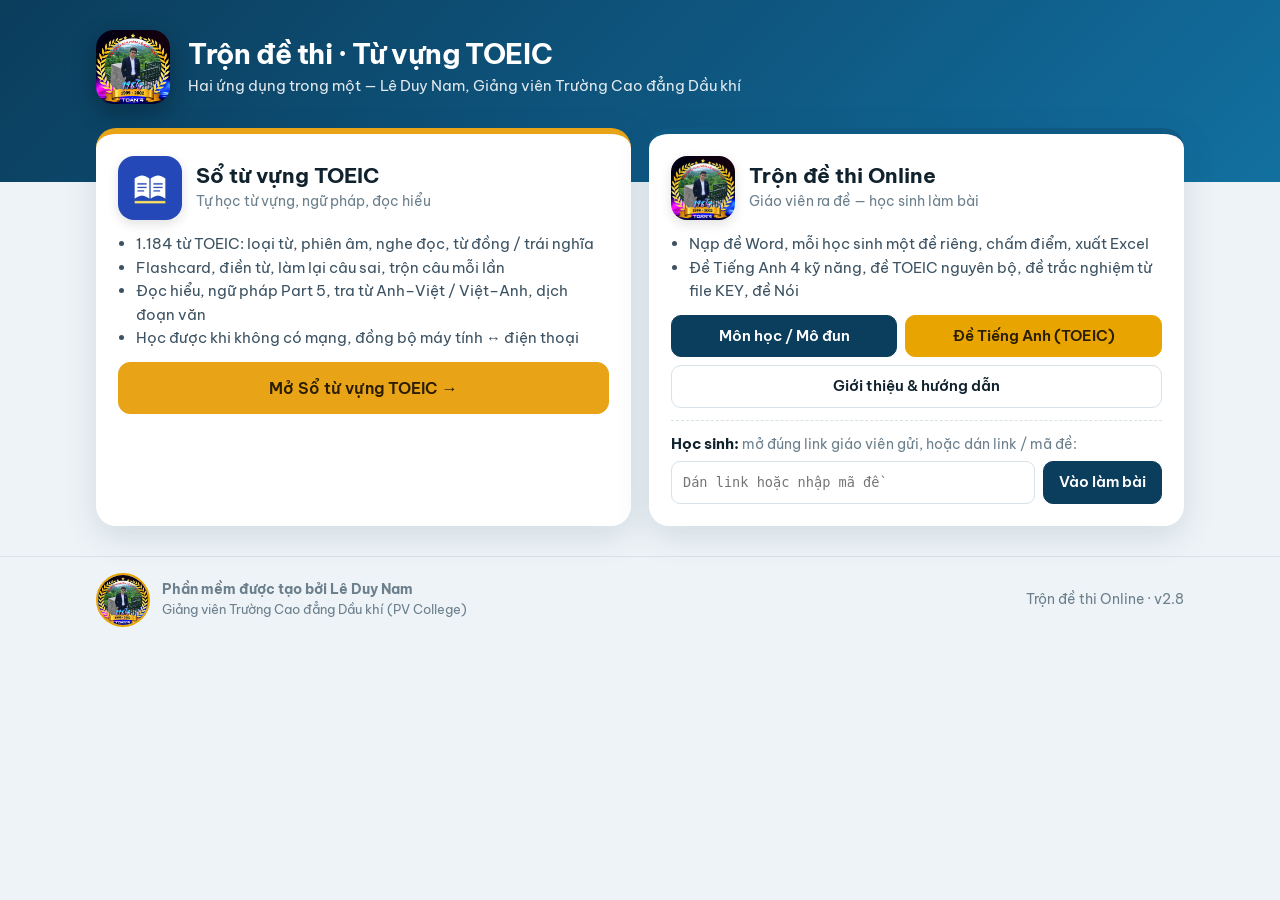
<file: thi.html>
<!doctype html>
<html lang="vi">
<head>
<meta charset="utf-8">
<meta name="viewport" content="width=device-width, initial-scale=1, viewport-fit=cover">
<title>Làm bài trực tuyến</title>
<meta name="description" content="Làm bài kiểm tra trực tuyến — phần mềm của Lê Duy Nam, GV Trường Cao đẳng Dầu khí">
<meta name="robots" content="noindex">
<link rel="icon" href="img/icon-192.png">
<link rel="preconnect" href="https://fonts.googleapis.com"><link rel="preconnect" href="https://fonts.gstatic.com" crossorigin>
<link href="https://fonts.googleapis.com/css2?family=Be+Vietnam+Pro:wght@400;500;600;700;800&display=swap" rel="stylesheet">
<link rel="stylesheet" href="css/app.css">
<style>
  body.exam { user-select: none; -webkit-user-select: none; -webkit-touch-callout: none; }
  body.exam img { -webkit-user-drag: none; pointer-events: none; }
  @media print { body * { display: none !important; } body::after { content: 'Không được in bài thi'; display: block; } }
  .start { max-width: 720px; margin: 26px auto; }
  .exinfo { display: grid; grid-template-columns: auto 1fr; gap: 4px 14px; font-size: .95rem; margin: 10px 0 4px; }
  .exinfo dt { color: var(--muted); } .exinfo dd { margin: 0; font-weight: 600; }
  .rules { font-size: .88rem; color: var(--ink-2); padding-left: 18px; margin: 8px 0; }
  .qbar { position: sticky; top: 0; z-index: 5; background: var(--card); border-bottom: 1px solid var(--line); }
  .qbar .wrap { display: flex; align-items: center; gap: 12px; min-height: 64px; }
  .prog { height: 4px; background: var(--line); } .prog > i { display: block; height: 100%; background: var(--accent); transition: width .3s; }
  .timer { position: relative; width: 52px; height: 52px; flex: none; }
  .timer svg { transform: rotate(-90deg); }
  .timer b { position: absolute; inset: 0; display: grid; place-items: center; font-size: .85rem; font-variant-numeric: tabular-nums; }
  .timer.low b { color: var(--bad); }
  .timer b.long { font-size: .66rem; letter-spacing: -.02em; }
  .qcard { max-width: 860px; margin: 22px auto; }
  .qnum { font-size: .8rem; font-weight: 700; color: var(--brand-2); letter-spacing: .5px; text-transform: uppercase; }
  .stem { font-size: 1.15rem; line-height: 1.6; margin: 6px 0 18px; }
  .opts { display: grid; gap: 10px; }
  .optb { display: flex; gap: 12px; align-items: flex-start; text-align: left; width: 100%; padding: 13px 14px; border: 1.5px solid var(--line); border-radius: 12px; background: var(--card); color: var(--ink); font: inherit; font-size: 1.02rem; cursor: pointer; transition: border-color .12s, background .12s; }
  .optb:hover { border-color: var(--brand-2); }
  .optb .lt { flex: none; width: 30px; height: 30px; border-radius: 50%; display: grid; place-items: center; font-weight: 700; background: var(--soft); border: 1px solid var(--line); }
  .optb.sel { border-color: var(--brand-2); background: rgba(15,90,133,.08); }
  .optb.sel .lt { background: var(--brand-2); color: #fff; border-color: var(--brand-2); }
  .essay textarea { min-height: 220px; font-size: 1rem; user-select: text; -webkit-user-select: text; }
  .nav { display: flex; gap: 10px; align-items: center; margin-top: 20px; }
  #shield { position: fixed; inset: 0; z-index: 90; background: #04121b; color: #fff; display: none; align-items: center; justify-content: center; text-align: center; padding: 24px; }
  #shield.on { display: flex; }
  #wm { position: fixed; inset: 0; z-index: 80; pointer-events: none; opacity: .09; background-repeat: repeat; }
  .pal { display: grid; grid-template-columns: repeat(auto-fill, minmax(42px, 1fr)); gap: 7px; }
  .pb { height: 38px; border-radius: 9px; border: 1.5px solid var(--line); background: var(--card); color: var(--ink); font: inherit; font-weight: 600; cursor: pointer; }
  .pb.ans { background: var(--brand-2); border-color: var(--brand-2); color: #fff; }
  .pb.flag { box-shadow: inset 0 -4px 0 var(--accent); border-color: var(--accent); }
  .pb.cur { outline: 3px solid rgba(232,164,0,.55); outline-offset: 1px; }
  .lg { display: inline-block; width: 12px; height: 12px; border-radius: 3px; border: 1.5px solid var(--line); vertical-align: -1px; margin: 0 3px 0 8px; }
  .lg.ans { background: var(--brand-2); border-color: var(--brand-2); } .lg.flag { border-color: var(--accent); box-shadow: inset 0 -3px 0 var(--accent); }
  .nav .btn[disabled] { opacity: .45; }
  .nav { flex-wrap: wrap; }
  @media (max-width: 480px) { .nav { gap: 8px; } .nav .spacer { display: none; } .nav .btn { flex: 1 1 auto; padding-left: 10px; padding-right: 10px; } .nav #btnNext { flex-basis: 100%; } }
  .done { max-width: 620px; margin: 40px auto; text-align: center; }
  .bigscore { font-size: 3.4rem; font-weight: 800; color: var(--brand); line-height: 1.1; }
  .review .qprev .opt.ok { color: var(--ok); font-weight: 600; } .review .opt.badc { color: var(--bad); }
</style>
</head>
<body>
<div id="app"><div class="wrap" style="padding:40px 16px"><p class="muted">Đang tải đề…</p></div></div>
<div id="wm"></div>
<div id="shield"><div><h2 style="color:#fff">Nội dung bài thi đã được ẩn</h2><p id="shieldMsg">Bạn vừa rời khỏi cửa sổ làm bài. Lần rời màn hình đã được ghi nhận và gửi cho giáo viên.</p><button class="btn accent" id="shieldBack">Quay lại làm bài</button></div></div>
<div class="modal-bg" id="modal"><div class="modal" id="modalBody"></div></div>
<script src="js/config.js"></script>
<script src="js/common.js"></script>
<script src="js/core.js"></script>
<script src="js/student.js"></script>
</body>
</html>
</file>
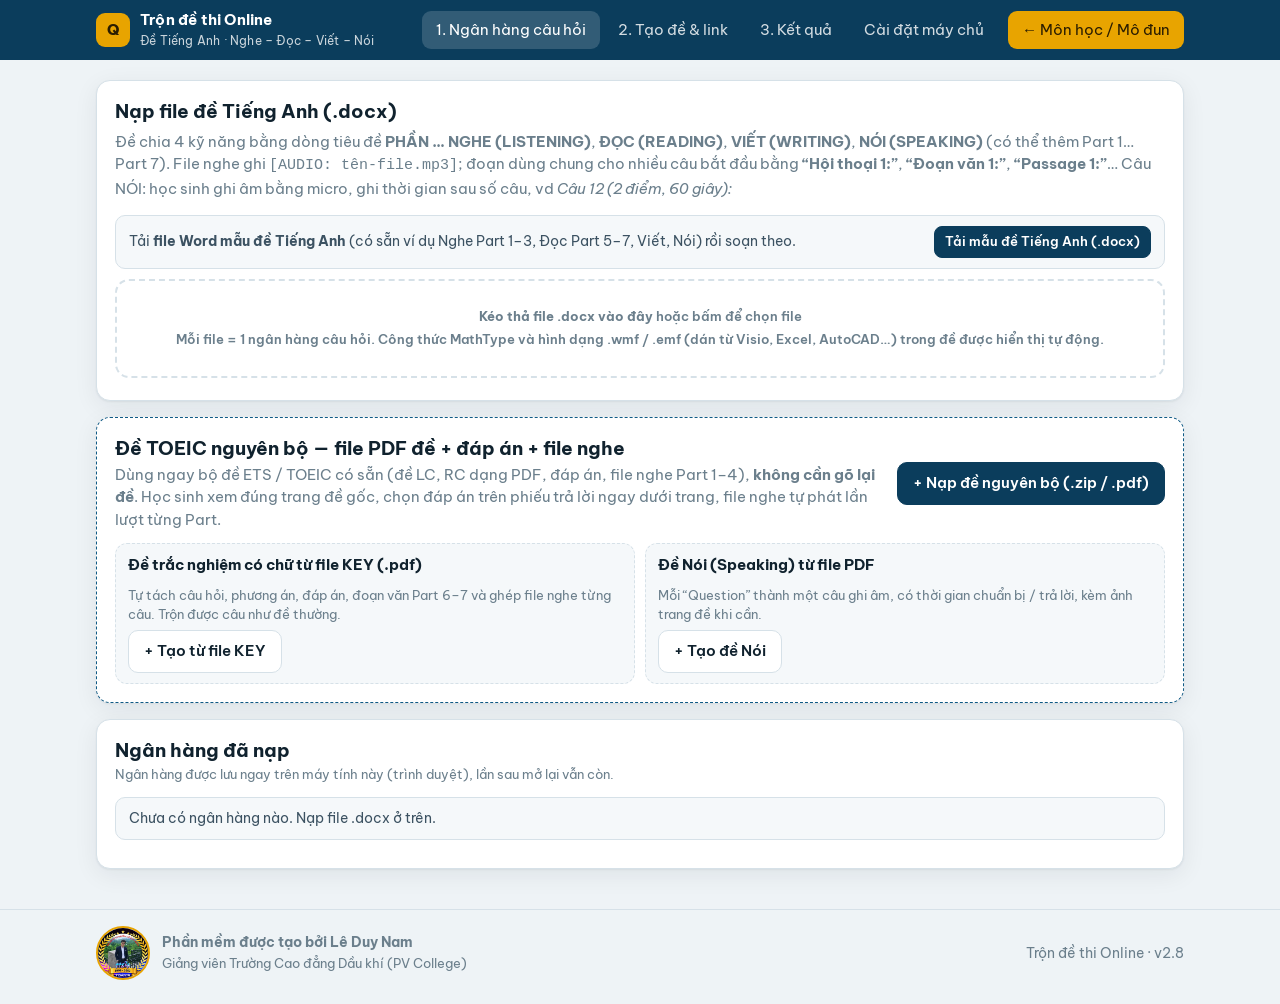
<file: tienganh.html>
<!doctype html>
<html lang="vi">
<head>
<meta charset="utf-8">
<meta name="viewport" content="width=device-width, initial-scale=1">
<title>Đề Tiếng Anh — Trộn đề thi Online</title>
<meta name="description" content="Phần mềm trộn đề trắc nghiệm & tự luận online — Lê Duy Nam, GV Trường Cao đẳng Dầu khí">
<link rel="manifest" href="manifest.webmanifest">
<link rel="icon" href="img/icon-192.png">
<link rel="preconnect" href="https://fonts.googleapis.com"><link rel="preconnect" href="https://fonts.gstatic.com" crossorigin>
<link href="https://fonts.googleapis.com/css2?family=Be+Vietnam+Pro:wght@400;500;600;700;800&display=swap" rel="stylesheet">
<link rel="stylesheet" href="css/app.css">
<style>
  .grp { display: grid; grid-template-columns: 1.6fr 1fr .8fr 1fr .8fr .7fr auto auto; gap: 8px; align-items: end; padding: 10px; border: 1px solid var(--line); border-radius: 11px; margin-bottom: 8px; background: var(--soft); }
  .grp label { font-size: .76rem; }
  .grp.en { grid-template-columns: 1.5fr .9fr 1fr .8fr 1fr .8fr .7fr auto auto; }
  @media (max-width: 900px) { .grp, .grp.en { grid-template-columns: 1fr 1fr; } }
  .bank { display: flex; flex-wrap: wrap; align-items: center; gap: 10px 12px; padding: 12px; border: 1px solid var(--line); border-radius: 12px; margin-bottom: 8px; }
  .bank .nm { flex: 1 1 260px; min-width: 0; }
  .bank .nm input { font-weight: 600; }
  .qprev .head { display: flex; gap: 8px; align-items: center; flex-wrap: wrap; margin-bottom: 4px; }
  .qprev .opt { cursor: pointer; border-radius: 6px; }
  .qprev .opt:hover { background: var(--soft); }
  .qprev.off { opacity: .5; }
  .qprev.bad { border-color: var(--bad); }
  .mini { width: 78px !important; padding: 4px 7px !important; font-size: .82rem; }
  .sumbar { display: flex; gap: 14px; flex-wrap: wrap; font-size: .9rem; color: var(--ink-2); }
  .sumbar b { color: var(--ink); }
</style>
</head>
<body>
<header class="topbar">
  <div class="wrap">
    <a class="brand" href="trondethi.html"><span class="logo">Q</span><span>Trộn đề thi Online<small>Đề Tiếng Anh · Nghe – Đọc – Viết – Nói</small></span></a>
    <span class="spacer"></span>
    <nav class="tabs" id="tabs">
      <button class="tab on" data-tab="banks">1. Ngân hàng câu hỏi</button>
      <button class="tab" data-tab="build">2. Tạo đề &amp; link</button>
      <button class="tab" data-tab="results">3. Kết quả</button>
      <button class="tab" data-tab="setup">Cài đặt máy chủ</button>
      <a class="tab swmode" href="giaovien.html">← Môn học / Mô đun</a>
    </nav>
  </div>
</header>

<main class="wrap">
  <!-- ================= NGÂN HÀNG ================= -->
  <section class="section on" id="sec-banks">
    <div class="card">
      <h2>Nạp file đề Tiếng Anh (.docx)</h2>
      <p class="muted" style="margin-top:0">Đề chia 4 kỹ năng bằng dòng tiêu đề <b>PHẦN … NGHE (LISTENING)</b>, <b>ĐỌC (READING)</b>, <b>VIẾT (WRITING)</b>, <b>NÓI (SPEAKING)</b> (có thể thêm Part 1…Part 7). File nghe ghi <code>[AUDIO: tên-file.mp3]</code>; đoạn dùng chung cho nhiều câu bắt đầu bằng <b>“Hội thoại 1:”</b>, <b>“Đoạn văn 1:”</b>, <b>“Passage 1:”</b>… Câu NÓI: học sinh ghi âm bằng micro, ghi thời gian sau số câu, vd <i>Câu 12 (2 điểm, 60 giây):</i></p>
      <div class="msg info row" style="justify-content:space-between"><span>Tải <b>file Word mẫu đề Tiếng Anh</b> (có sẵn ví dụ Nghe Part 1–3, Đọc Part 5–7, Viết, Nói) rồi soạn theo.</span><a class="btn sm primary" href="mau/Mau_de_Tieng_Anh_Tron_de_thi.docx" download>Tải mẫu đề Tiếng Anh (.docx)</a></div>
      <label class="drop" id="drop" for="fileIn">
        <b>Kéo thả file .docx vào đây</b> hoặc bấm để chọn file
        <div class="hint">Mỗi file = 1 ngân hàng câu hỏi. Công thức MathType và hình dạng .wmf / .emf (dán từ Visio, Excel, AutoCAD…) trong đề được hiển thị tự động.</div>
      </label>
      <input type="file" id="fileIn" accept=".docx" multiple class="hide">
      <div id="parseMsg"></div>
    </div>
    <div class="card bookcard">
      <div class="row"><div style="flex:1;min-width:240px"><h2 style="margin:0 0 4px">Đề TOEIC nguyên bộ — file PDF đề + đáp án + file nghe</h2>
      <p class="muted" style="margin:0">Dùng ngay bộ đề ETS / TOEIC có sẵn (đề LC, RC dạng PDF, đáp án, file nghe Part 1–4), <b>không cần gõ lại đề</b>. Học sinh xem đúng trang đề gốc, chọn đáp án trên phiếu trả lời ngay dưới trang, file nghe tự phát lần lượt từng Part.</p></div>
      <button class="btn primary" id="bookOpen" type="button">+ Nạp đề nguyên bộ (.zip / .pdf)</button></div>
      <div class="row bookmore">
        <div class="bkopt"><b>Đề trắc nghiệm có chữ từ file KEY (.pdf)</b><span class="hint">Tự tách câu hỏi, phương án, đáp án, đoạn văn Part 6–7 và ghép file nghe từng câu. Trộn được câu như đề thường.</span><button class="btn" id="keyOpen" type="button">+ Tạo từ file KEY</button></div>
        <div class="bkopt"><b>Đề Nói (Speaking) từ file PDF</b><span class="hint">Mỗi “Question” thành một câu ghi âm, có thời gian chuẩn bị / trả lời, kèm ảnh trang đề khi cần.</span><button class="btn" id="speakOpen" type="button">+ Tạo đề Nói</button></div>
      </div>
    </div>
    <div class="card">
      <div class="row"><h2 style="margin:0">Ngân hàng đã nạp</h2><span class="spacer"></span><span class="muted" id="bankTotal"></span></div>
      <p class="hint">Ngân hàng được lưu ngay trên máy tính này (trình duyệt), lần sau mở lại vẫn còn.</p>
      <div id="bankList"></div>
    </div>
  </section>

  <!-- ================= TẠO ĐỀ ================= -->
  <section class="section" id="sec-build">
    <div class="card">
      <div class="row"><h2 style="margin:0">Thông tin bài kiểm tra / bài thi</h2><span class="spacer"></span><span class="pill" id="editingPill"></span></div>
      <div class="grid g3" style="margin-top:12px">
        <div><label>Loại bài</label>
          <select id="i_loai">
            <option>Kiểm tra Tiếng Anh</option>
            <option>Kiểm tra thường xuyên</option>
            <option>Kiểm tra định kỳ</option>
            <option>Thi thử TOEIC</option>
            <option>Thi TOEIC nội bộ (Listening &amp; Reading)</option>
            <option>Thi kết thúc môn Tiếng Anh</option>
            <option>Thi Tiếng Anh chuyên ngành</option>
            <option>Luyện nghe / luyện đọc</option>
            <option>Ôn tập</option>
            <option value="__other">Khác (tự nhập)…</option>
          </select>
          <input type="text" id="i_loaiKhac" class="hide" placeholder="Nhập loại bài" style="margin-top:6px">
        </div>
        <div><label>Môn học / Mô đun</label>
          <select id="i_hinhThuc"><option>Môn học</option><option>Mô đun</option></select>
        </div>
        <div><label>Tên môn học / mô đun</label><input type="text" id="i_mon" placeholder="VD: Tiếng Anh / Tiếng Anh chuyên ngành"></div>
        <div><label>Nội dung / phần kiểm tra</label><input type="text" id="i_noiDung" placeholder="VD: Unit 3 – Safety at work / TOEIC Test 1"></div>
        <div><label>Lớp</label><input type="text" id="i_lop" placeholder="VD: CK1-24-N2"></div>
        <div><label>Khóa</label><input type="text" id="i_khoa" placeholder="VD: 2024-2027"></div>
        <div><label>Lần thi</label><select id="i_lan"><option value="">—</option><option>Lần 1</option><option>Lần 2</option></select></div>
        <div><label>Ngày</label><input type="text" id="i_ngay" placeholder="dd/mm/yyyy"></div>
        <div><label>Giáo viên</label><input type="text" id="i_gv" placeholder="Họ tên giáo viên"></div>
      </div>
      <div style="margin-top:12px"><label>Tiêu đề hiển thị cho học sinh</label><input type="text" id="i_title"><div class="hint">Để trống sẽ tự ghép: Loại bài – Môn/Mô đun – Nội dung.</div></div>
    </div>

    <div class="card">
      <div class="row"><h2 style="margin:0">Nhóm câu hỏi</h2><span class="spacer"></span><button class="btn sm" id="addGroup">+ Thêm nhóm</button></div>
      <p class="hint">Mỗi nhóm chọn <b>1 kỹ năng</b> (Nghe / Đọc / Viết / Nói) của một ngân hàng — thứ tự các nhóm là thứ tự các phần trong bài. Các câu cùng một đoạn văn / đoạn hội thoại luôn đi cùng nhau. “Số câu” để trống = lấy tất cả; ghi số để lấy ngẫu nhiên (các đoạn được lấy trọn vẹn).</p>
      <div id="groups"></div>
      <div class="sumbar" id="groupSum"></div>
    </div>

    <div class="card">
      <div class="row"><h2 style="margin:0">Thời gian &amp; số lần làm bài</h2><span class="spacer"></span>
        <button class="btn sm" id="presetTest" type="button">Mẫu: Kiểm tra / thi (1 lần)</button>
        <button class="btn sm" id="presetEasy" type="button">Mẫu: Bài dễ / gỡ điểm</button>
        <button class="btn sm" id="presetPractice" type="button">Mẫu: Ôn tập (không giới hạn)</button></div>
      <div class="grid g3" style="margin-top:12px">
        <div><label>Bắt đầu cho vào làm từ</label><input type="datetime-local" id="s_from"><div class="hint">Trước giờ này học sinh mở link chỉ thấy đồng hồ chờ. Để trống = vào được ngay.</div></div>
        <div><label>Hết giờ vào làm lúc</label><input type="datetime-local" id="s_to"><div class="hint">Sau giờ này <b>không cho vào làm nữa</b> (em đang làm dở vẫn làm tiếp).</div></div>
        <div><label>Kết thúc bài lúc</label><input type="datetime-local" id="s_end"><div class="hint">Đến giờ này mọi bài đang làm <b>tự động nộp</b>.</div></div>
        <div><label>Số lần được làm bài</label>
          <div class="row" style="flex-wrap:nowrap"><input type="number" id="s_maxA" min="1" value="1" style="max-width:110px"><label class="check"><input type="checkbox" id="s_unlim"> Không giới hạn (luyện tập)</label></div>
          <div class="hint">Mỗi lần làm là một đề trộn mới.</div></div>
        <div><label>Điểm ghi nhận khi làm nhiều lần</label>
          <select id="s_policy"><option value="max">Lần cao nhất</option><option value="last">Lần cuối cùng</option><option value="first">Lần đầu tiên</option><option value="avg">Trung bình các lần</option></select>
          <div class="hint">Dùng cho bảng kết quả và file Excel xuất ra.</div></div>
        <div><label>Cho làm thêm khi điểm thấp</label>
          <div class="row" style="flex-wrap:nowrap"><label class="check"><input type="checkbox" id="s_reLow" checked> Nhắc khi dưới</label><input type="number" id="s_reLowPt" min="0" step="0.5" value="5" style="max-width:80px"><span>điểm</span></div>
          <div class="hint">Bảng kết quả hiện nút <b style="color:#a86b00">vàng</b> cạnh em dưới mức này. Thầy cô bấm thì em được <b>làm thêm 1 lần</b> (đề trộn mới, giữ bài cũ); không bấm thì thôi.</div></div>
        <div id="winSummary" class="msg info" style="margin:0;align-self:start"></div>
      </div>
    </div>

    <div class="card">
      <h2>Cài đặt làm bài</h2>
      <div class="msg info enbox">
        <div class="grid g3">
          <div><label>Số lần được nghe mỗi đoạn / câu nghe</label>
            <select id="s_plays"><option value="1">1 lần (như thi TOEIC)</option><option value="2">2 lần</option><option value="3">3 lần</option><option value="0">Không giới hạn (luyện nghe)</option></select>
            <div class="hint">Học sinh không tua được; file tự phát khi tới câu nghe.</div></div>
          <div style="display:flex;flex-direction:column;justify-content:center;gap:6px">
            <label class="check"><input type="checkbox" id="s_toeic"> Hiện điểm quy đổi TOEIC (tham khảo)</label>
            <div class="hint">Nghe 5–495, Đọc 5–495 (quy đổi tuyến tính theo tỉ lệ đúng), Viết / Nói 0–200. Điểm thang 10 vẫn giữ để nhập KQHT.</div></div>
          <div style="grid-column:1/-1;display:flex;flex-wrap:wrap;gap:6px 22px;border-top:1px dashed var(--line);padding-top:8px">
            <b style="width:100%;font-size:.9rem">Đề TOEIC nguyên bộ (học sinh xem trang đề gốc):</b>
            <label class="check"><input type="checkbox" id="s_bkAuto" checked> Tự lật trang theo file nghe (tới chỗ “Go on to the next page” → sang trang có câu tiếp theo; hết phần Nghe → sang trang đầu Reading). Học sinh có nút Bật / Tắt tự lật</label>
            <label class="check"><input type="checkbox" id="s_bkLockL"> Phần Nghe: không cho quay lại trang đã qua</label>
            <label class="check"><input type="checkbox" id="s_bkLockSec"> Sang phần Đọc thì không quay lại phần Nghe</label>
          </div>
          <div class="hint" style="align-self:center">Bài có phần <b>Nói</b>: học sinh cần micro (điện thoại / laptop có sẵn) và bấm <b>Cho phép</b> khi trình duyệt hỏi quyền micro. Bản ghi âm lưu trong Google Drive của thầy/cô (thư mục TronDeThi_GhiAm).</div>
        </div>
      </div>
      <div class="grid g3" style="margin-bottom:14px">
        <div><label>Cách làm bài</label>
          <select id="s_nav">
            <option value="strict">Từng câu — đếm ngược mỗi câu, KHÔNG quay lại (kiểm tra / thi)</option>
            <option value="free">Tự do — được quay lại xem, sửa các câu trước</option>
          </select>
          <div class="hint" id="navHintT">Mỗi câu có đồng hồ riêng, hết giờ tự chuyển câu.</div></div>
        <div class="freeOnly"><label>Thời gian (chế độ Tự do)</label>
          <select id="s_ftime"><option value="none">Không giới hạn thời gian (ôn tập)</option><option value="total">Giới hạn tổng thời gian cả bài</option></select></div>
        <div class="freeOnly totalOnly"><label>Tổng thời gian (phút)</label><input type="number" id="s_tmin" min="1" placeholder="tự tính theo số giây mỗi câu"><div class="hint">Để trống = cộng thời gian của từng câu.</div></div>
      </div>
      <div class="grid g4">
        <div><label>Thời gian mặc định mỗi câu (giây)</label><input type="number" id="s_sec" value="60" min="0"><div class="hint">0 = không giới hạn. Có thể đặt riêng theo nhóm hoặc từng câu.</div></div>
        <div><label>Thứ tự câu hỏi</label><select id="s_order"><option value="mix">Trộn lẫn tất cả các nhóm</option><option value="group">Trộn trong từng nhóm</option><option value="keep">Giữ nguyên thứ tự</option></select></div>
        <div><label>Thang điểm</label><input type="number" id="s_scale" value="10" min="1"></div>
        <div><label>Làm tròn điểm</label><select id="s_round"><option value="0.1">0,1</option><option value="0.25">0,25</option><option value="0.5">0,5</option><option value="1">1</option><option value="0.01">0,01</option></select></div>
        <div><label>Tự nộp bài khi vi phạm (lần)</label><input type="number" id="s_maxV" value="3" min="0"><div class="hint">Rời màn hình / chụp màn hình. 0 = chỉ ghi nhận.</div></div>
        <div style="display:flex;flex-direction:column;gap:7px;justify-content:center">
          <label class="check"><input type="checkbox" id="s_shuffleOpts" checked> Trộn thứ tự phương án A/B/C/D</label>
          <label class="check"><input type="checkbox" id="s_same"> Mọi học sinh cùng 1 đề</label>
        </div>
      </div>
      <div class="grid g4" style="margin-top:10px">
        <label class="check"><input type="checkbox" id="s_showScore" checked> Cho học sinh xem điểm sau khi nộp</label>
        <label class="check"><input type="checkbox" id="s_full" checked> Yêu cầu làm bài toàn màn hình</label>
        <label class="check"><input type="checkbox" id="s_mssv"> Bắt buộc nhập Mã số HSSV</label>
        <label class="check"><input type="checkbox" id="s_review"> Cho xem đáp án sau khi nộp</label>
      </div>
      <div class="msg info" style="margin-top:12px">
        <label class="check" style="font-weight:600"><input type="checkbox" id="s_requireApp"> Bắt buộc làm bằng phần mềm Trộn đề thi Online trên máy tính (Windows / Mac)</label>
        <div class="hint">Dùng cho thi ở phòng máy của Trường đã cài phần mềm (chặn chụp màn hình thật). Bật ô này thì học sinh mở link bằng điện thoại / trình duyệt sẽ <b>không vào làm được</b>. Để trống khi học sinh làm trên điện thoại.</div>
      </div>
      <div class="grid g2" style="margin-top:12px">
        <div><label>Danh sách lớp (không bắt buộc)</label><textarea id="s_roster" placeholder="Mỗi dòng 1 học sinh — dán cột Họ và tên từ Excel. Có danh sách thì chỉ những em trong danh sách mới vào làm được."></textarea></div>
        <div><label>Lời dặn cho học sinh (không bắt buộc)</label><textarea id="s_note" placeholder="VD: Không được sử dụng tài liệu."></textarea></div>
      </div>
      <div class="musicbox">
        <label>Nhạc nền khi làm bài (không bắt buộc)</label>
        <div class="row" style="flex-wrap:nowrap"><input type="url" id="s_music" placeholder="Dán link YouTube, link Google Drive hoặc link file .mp3"><button class="btn sm" id="musicTest" type="button">▶ Nghe thử</button></div>
        <div class="row" style="margin-top:8px">
          <label class="check" style="font-weight:600">Âm lượng <input type="range" id="s_musicVol" min="5" max="100" step="5" value="35" style="width:160px;accent-color:var(--brand-2)"> <span id="musicVolTxt">35%</span></label>
          <label class="check"><input type="checkbox" id="s_musicMute" checked> Cho học sinh tắt / bật nhạc</label>
        </div>
        <div class="hint">YouTube: video phải cho phép nhúng (đa số video nhạc không lời đều được). Google Drive: file phải chia sẻ “Bất kỳ ai có đường liên kết”. Nhạc phát lặp lại đến khi nộp bài.</div>
        <div id="musicMsg"></div>
      </div>
    </div>

    <div class="card">
      <div class="row">
        <button class="btn" id="btnPreview">Xem thử như học sinh</button>
        <button class="btn primary" id="btnSave">Lưu đề lên máy chủ &amp; tạo link</button>
        <button class="btn sm" id="btnNew">Tạo đề mới</button>
        <span class="spacer"></span><span class="muted" id="saveState"></span>
      </div>
      <div id="linkOut"></div>
    </div>
  </section>

  <!-- ================= KẾT QUẢ ================= -->
  <section class="section" id="sec-results">
    <div class="card">
      <div class="row"><h2 style="margin:0">Các đề đã tạo</h2><span class="spacer"></span><button class="btn sm" id="btnReloadExams">Tải lại</button></div>
      <div class="scroll" style="margin-top:10px;max-height:300px"><table class="tbl" id="examTbl"></table></div>
    </div>
    <div class="card hide" id="resCard">
      <div class="row">
        <div><h2 style="margin:0" id="resTitle"></h2><div class="muted" id="resSub"></div></div>
        <span class="spacer"></span>
        <label class="check"><input type="checkbox" id="autoRef" checked> Tự cập nhật</label>
        <button class="btn sm" id="btnRefresh">Cập nhật</button>
        <button class="btn sm" id="btnToggle"></button>
        <label class="row" style="gap:6px;margin:0" title="Cách tính điểm của mỗi em khi làm nhiều lần (tính cả lần làm thêm) — dùng cho bảng tóm tắt và cột Điểm trong file Excel"><span class="hint" style="margin:0">Điểm xuất ra:</span><select id="exPolicy" style="width:auto;max-width:210px;padding-top:6px;padding-bottom:6px"><option value="">Theo cài đặt đề</option><option value="avg">Trung bình các lần</option><option value="max">Lần cao nhất</option><option value="last">Lần cuối cùng</option><option value="first">Lần đầu tiên</option></select></label>
        <button class="btn accent" id="btnExport">Xuất Excel</button>
      </div>
      <div class="row" style="margin-top:10px;gap:8px;flex-wrap:wrap" title="Dùng để xét em nào vào muộn (chỉ xét lần làm thứ 1)"><span class="hint" style="margin:0"><b>Giờ thi:</b></span><input type="datetime-local" id="exStart" style="width:auto;padding-top:5px;padding-bottom:5px"><span class="hint" style="margin:0">cho phép muộn</span><input type="number" id="exLate" value="5" min="0" style="width:64px;padding-top:5px;padding-bottom:5px"><span class="hint" style="margin:0">phút</span><span class="hint" style="margin:0" id="exStartSrc"></span></div>
      <div class="grid g4" id="stats" style="margin-top:14px"></div>
      <div id="progressBox"></div>
      <div class="scroll" style="margin-top:12px"><table class="tbl" id="resTbl"></table></div>
      <p class="hint">File Excel xuất ra dùng nút <b>Quizz (App)</b> ở tab <b>Tính điểm</b> của file KQHT (.xlsm) để nhập điểm theo Họ và tên.</p>
    </div>
  </section>

  <!-- ================= CÀI ĐẶT ================= -->
  <section class="section" id="sec-setup">
    <div class="card">
      <h2>Kết nối máy chủ Google Apps Script</h2>
      <p class="muted" style="margin-top:0">Máy chủ là 1 Google Sheet của thầy/cô (miễn phí) — nơi lưu đề, phát đề cho từng học sinh, chấm điểm và lưu kết quả. Cài 1 lần theo <a href="huong-dan.html" target="_blank">Hướng dẫn cài đặt</a>.</p>
      <div class="grid g2">
        <div><label>Địa chỉ Web App (kết thúc bằng /exec)</label><input type="url" id="c_api" placeholder="https://script.google.com/macros/s/……/exec"></div>
        <div><label>Mật khẩu giáo viên (TEACHER_KEY trong Code.gs)</label><input type="password" id="c_key" placeholder="Mật khẩu"></div>
      </div>
      <div class="row" style="margin-top:12px"><button class="btn primary" id="btnConn">Lưu &amp; kiểm tra kết nối</button><span id="connMsg"></span></div>
    </div>
    <div class="card">
      <h3>Sao lưu / chuyển máy</h3>
      <p class="muted" style="margin-top:0">Xuất toàn bộ ngân hàng câu hỏi ra 1 file để mở trên máy khác (Windows ↔ Mac).</p>
      <div class="row"><button class="btn" id="btnBackup">Xuất file sao lưu</button><label class="btn" for="restoreIn">Nhập file sao lưu</label><input type="file" id="restoreIn" accept=".json" class="hide"></div>
    </div>
  </section>
</main>

<div class="modal-bg" id="modal"><div class="modal" id="modalBody"></div></div>

<footer class="foot"><div class="wrap row"><div id="authorBox"></div><span class="spacer"></span><span>Trộn đề thi Online · v2.8</span></div></footer>

<script src="js/config.js"></script>
<script src="js/common.js"></script>
<script src="js/core.js"></script>
<script src="js/docx.js"></script>
<script>window.QUIZ_MODE = 'en';</script>
<script src="js/anskey.js"></script>
<script src="js/booklet.js"></script>
<script src="js/etskey.js"></script>
<script src="js/teacher.js"></script>
</body>
</html>
</file>
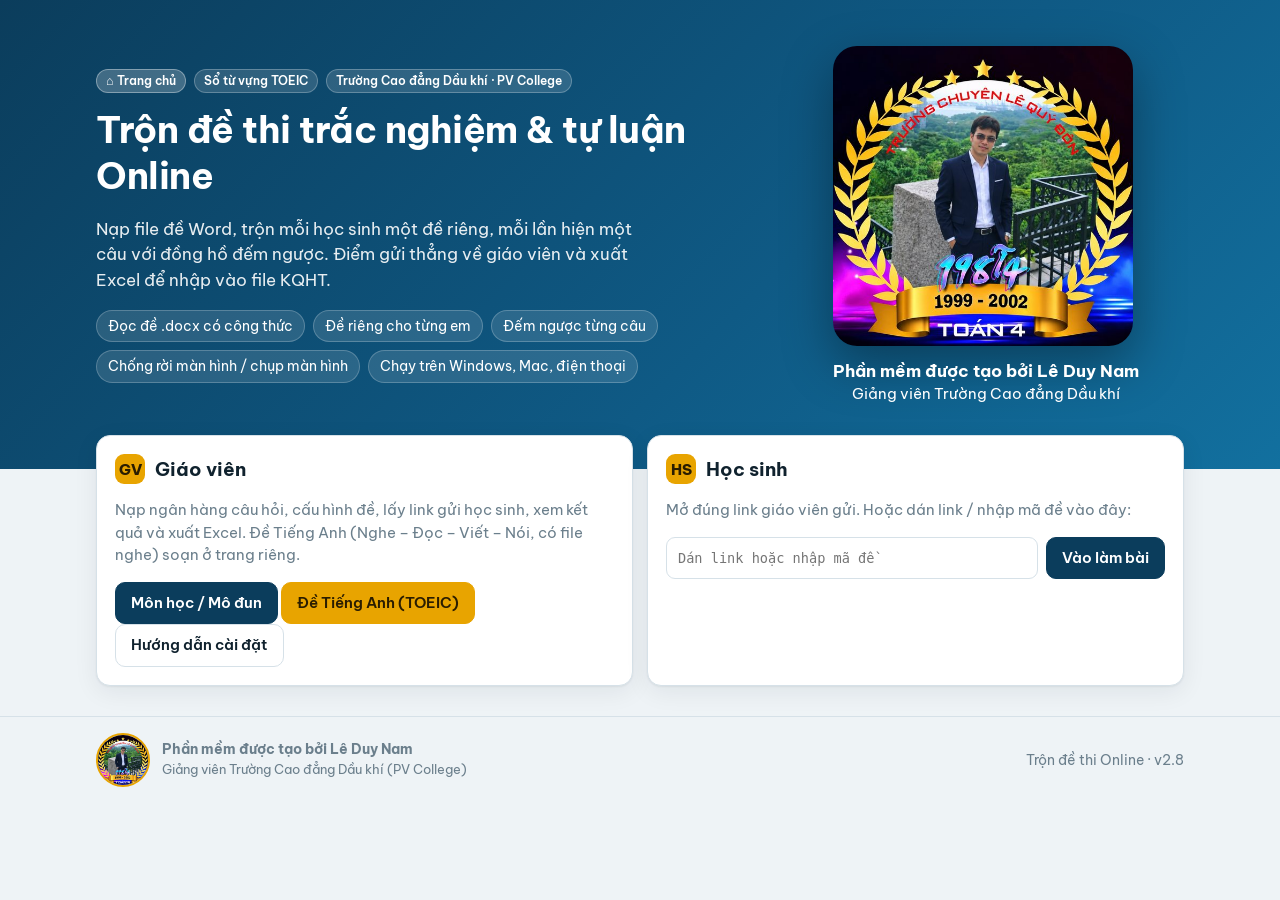
<file: trondethi.html>
<!doctype html>
<html lang="vi">
<head>
<meta charset="utf-8">
<meta name="viewport" content="width=device-width, initial-scale=1">
<title>Trộn đề thi Online</title>
<meta name="description" content="Phần mềm trộn đề trắc nghiệm & tự luận online — Lê Duy Nam, Giảng viên Trường Cao đẳng Dầu khí">
<link rel="manifest" href="manifest.webmanifest">
<link rel="icon" href="img/icon-192.png">
<meta name="theme-color" content="#0b3d5c">
<link rel="preconnect" href="https://fonts.googleapis.com"><link rel="preconnect" href="https://fonts.gstatic.com" crossorigin>
<link href="https://fonts.googleapis.com/css2?family=Be+Vietnam+Pro:wght@400;500;600;700;800&display=swap" rel="stylesheet">
<link rel="stylesheet" href="css/app.css">
<style>
  .hero { background: linear-gradient(135deg, #0b3d5c 0%, #0f5a85 60%, #12709f 100%); color: #fff; padding: 46px 0 64px; }
  .hero .wrap { display: grid; grid-template-columns: 1.25fr .75fr; gap: 34px; align-items: center; }
  .hero h1 { font-size: 2.3rem; letter-spacing: -.5px; margin-bottom: 12px; }
  .hero p { font-size: 1.05rem; opacity: .9; max-width: 560px; }
  .hero .photo { position: relative; justify-self: center; }
  .hero .photo img { width: min(300px, 70vw); aspect-ratio: 1; border-radius: 24px; display: block; box-shadow: 0 18px 50px rgba(0,0,0,.35); }
  .hero .cap { margin-top: 12px; text-align: center; font-size: .92rem; }
  .hero .cap b { display: block; font-size: 1.05rem; }
  .feat { display: flex; gap: 8px; flex-wrap: wrap; margin-top: 18px; }
  .feat span { background: rgba(255,255,255,.12); border: 1px solid rgba(255,255,255,.22); padding: 5px 11px; border-radius: 99px; font-size: .85rem; }
  .choose { margin-top: -34px; }
  .choose .card h2 { display: flex; align-items: center; gap: 10px; }
  .num { width: 30px; height: 30px; border-radius: 9px; background: var(--accent); color: #2a1d00; display: grid; place-items: center; font-weight: 800; font-size: .95rem; }
  @media (max-width: 760px) { .hero .wrap { grid-template-columns: 1fr; } .hero h1 { font-size: 1.8rem; } }
</style>
</head>
<body>
<section class="hero">
  <div class="wrap">
    <div>
      <div class="row" style="gap:8px;flex-wrap:wrap"><a class="pill" href="index.html" style="background:rgba(255,255,255,.22);color:#fff;border-color:rgba(255,255,255,.35);text-decoration:none">⌂ Trang chủ</a><a class="pill" href="tuvung/index.html" style="background:rgba(255,255,255,.14);color:#fff;border-color:rgba(255,255,255,.25);text-decoration:none">Sổ từ vựng TOEIC</a><span class="pill" style="background:rgba(255,255,255,.14);color:#fff;border-color:rgba(255,255,255,.25)">Trường Cao đẳng Dầu khí · PV College</span></div>
      <h1 style="margin-top:14px">Trộn đề thi trắc nghiệm &amp; tự luận Online</h1>
      <p>Nạp file đề Word, trộn mỗi học sinh một đề riêng, mỗi lần hiện một câu với đồng hồ đếm ngược. Điểm gửi thẳng về giáo viên và xuất Excel để nhập vào file KQHT.</p>
      <div class="feat"><span>Đọc đề .docx có công thức</span><span>Đề riêng cho từng em</span><span>Đếm ngược từng câu</span><span>Chống rời màn hình / chụp màn hình</span><span>Chạy trên Windows, Mac, điện thoại</span></div>
    </div>
    <div class="photo"><img src="img/nam-560.jpg" alt="Lê Duy Nam"><div class="cap"><b>Phần mềm được tạo bởi Lê Duy Nam</b>Giảng viên Trường Cao đẳng Dầu khí</div></div>
  </div>
</section>
<main class="wrap choose">
  <div class="grid g2">
    <div class="card">
      <h2><span class="num">GV</span> Giáo viên</h2>
      <p class="muted">Nạp ngân hàng câu hỏi, cấu hình đề, lấy link gửi học sinh, xem kết quả và xuất Excel. Đề Tiếng Anh (Nghe – Đọc – Viết – Nói, có file nghe) soạn ở trang riêng.</p>
      <a class="btn primary" href="giaovien.html">Môn học / Mô đun</a>
      <a class="btn accent" href="tienganh.html">Đề Tiếng Anh (TOEIC)</a>
      <a class="btn" href="huong-dan.html">Hướng dẫn cài đặt</a>
    </div>
    <div class="card">
      <h2><span class="num">HS</span> Học sinh</h2>
      <p class="muted">Mở đúng link giáo viên gửi. Hoặc dán link / nhập mã đề vào đây:</p>
      <div class="linkbox"><input type="text" id="code" placeholder="Dán link hoặc nhập mã đề"><button class="btn primary" id="go">Vào làm bài</button></div>
      <div id="goMsg"></div>
    </div>
  </div>
</main>
<footer class="foot" style="margin-top:30px"><div class="wrap row"><div id="authorBox"></div><span class="spacer"></span><span>Trộn đề thi Online · v2.8</span></div></footer>
<script src="js/config.js"></script>
<script src="js/common.js"></script>
<script>
  QA.$('#authorBox').innerHTML = QA.AUTHOR_HTML;
  QA.$('#go').onclick = () => {
    const v = QA.$('#code').value.trim();
    if (/^https?:\/\//i.test(v)) { location.href = v; return; }
    const api = window.QUIZ_API || QA.LS.get('apiUrl', '');
    if (!v) return;
    if (!api) { QA.$('#goMsg').innerHTML = '<div class="msg warn">Hãy dùng đúng link giáo viên gửi (mã đề cần kèm địa chỉ máy chủ).</div>'; return; }
    location.href = 'thi.html?e=' + encodeURIComponent(v.toUpperCase()) + QA.linkParamForApi(api);
  };
  if ('serviceWorker' in navigator && location.protocol === 'https:') navigator.serviceWorker.register('sw.js').catch(() => {});
</script>
</body>
</html>
</file>
<file: css/app.css>
/* QuizApp PV College — Lê Duy Nam */
:root {
  --ink: #10222e; --ink-2: #3c5262; --muted: #6b7f8c;
  --bg: #eef3f6; --card: #ffffff; --line: #d6e1e8; --soft: #f5f8fa;
  --brand: #0b3d5c; --brand-2: #0f5a85; --accent: #e8a400; --accent-ink: #4a3300;
  --ok: #138a52; --ok-bg: #e3f5ec; --bad: #c0362c; --bad-bg: #fbe9e7; --warn: #a86400; --warn-bg: #fff4dc;
  --radius: 14px; --shadow: 0 1px 2px rgba(16,34,46,.06), 0 6px 24px rgba(16,34,46,.07);
  --font: 'Be Vietnam Pro', 'Segoe UI', -apple-system, BlinkMacSystemFont, Roboto, Arial, sans-serif;
}
@media (prefers-color-scheme: dark) {
  :root:not([data-theme="light"]) {
    --ink: #e6eef3; --ink-2: #b8c8d3; --muted: #8aa0ae; --bg: #0b1820; --card: #12232e; --line: #24394a; --soft: #0f1e28;
    --brand: #5fb3e6; --brand-2: #8cccf2; --accent: #f2b52a; --ok-bg: #0f3324; --bad-bg: #3a1714; --warn-bg: #3a2a0a;
  }
}
:root[data-theme="dark"] {
  --ink: #e6eef3; --ink-2: #b8c8d3; --muted: #8aa0ae; --bg: #0b1820; --card: #12232e; --line: #24394a; --soft: #0f1e28;
  --brand: #5fb3e6; --brand-2: #8cccf2; --accent: #f2b52a; --ok-bg: #0f3324; --bad-bg: #3a1714; --warn-bg: #3a2a0a;
}
* { box-sizing: border-box; }
html, body { margin: 0; }
body { font-family: var(--font); color: var(--ink); background: var(--bg); line-height: 1.5; font-size: 15px; -webkit-font-smoothing: antialiased; }
a { color: var(--brand-2); }
h1, h2, h3 { line-height: 1.25; margin: 0 0 .4em; }
h1 { font-size: 1.6rem; } h2 { font-size: 1.2rem; } h3 { font-size: 1.02rem; }
.wrap { max-width: 1120px; margin: 0 auto; padding: 0 16px; }
.topbar { background: var(--brand); color: #fff; }
:root[data-theme="dark"] .topbar, :root:not([data-theme="light"]) .topbar { background: #0b3d5c; }
.topbar .wrap { display: flex; align-items: center; gap: 12px; min-height: 60px; flex-wrap: wrap; }
.brand { display: flex; align-items: center; gap: 10px; color: #fff; text-decoration: none; font-weight: 700; letter-spacing: .2px; }
.brand .logo { width: 34px; height: 34px; border-radius: 9px; background: var(--accent); color: #2a1d00; display: grid; place-items: center; font-weight: 800; }
.brand small { display: block; font-weight: 400; opacity: .78; font-size: .78rem; }
.spacer { flex: 1; }
.card { background: var(--card); border: 1px solid var(--line); border-radius: var(--radius); box-shadow: var(--shadow); padding: 18px; }
.card + .card { margin-top: 16px; }
.grid { display: grid; gap: 14px; }
.g2 { grid-template-columns: repeat(2, minmax(0, 1fr)); } .g3 { grid-template-columns: repeat(3, minmax(0, 1fr)); } .g4 { grid-template-columns: repeat(4, minmax(0, 1fr)); }
@media (max-width: 760px) { .g2, .g3, .g4 { grid-template-columns: 1fr; } }
label { display: block; font-size: .84rem; font-weight: 600; color: var(--ink-2); margin-bottom: 4px; }
input[type=text], input[type=number], input[type=password], input[type=datetime-local], input[type=url], select, textarea {
  width: 100%; padding: 9px 11px; border: 1px solid var(--line); border-radius: 9px; background: var(--card); color: var(--ink);
  font: inherit; outline: none; transition: border-color .15s, box-shadow .15s;
}
input:focus, select:focus, textarea:focus { border-color: var(--brand-2); box-shadow: 0 0 0 3px rgba(15,90,133,.15); }
textarea { min-height: 90px; resize: vertical; }
.hint { font-size: .8rem; color: var(--muted); margin-top: 3px; }
.btn { white-space: nowrap; display: inline-flex; align-items: center; justify-content: center; gap: 7px; padding: 9px 15px; border-radius: 10px; border: 1px solid var(--line);
  background: var(--card); color: var(--ink); font: inherit; font-weight: 600; cursor: pointer; text-decoration: none; transition: transform .05s, background .15s; }
.btn:hover { background: var(--soft); } .btn:active { transform: translateY(1px); }
.btn.primary { background: var(--brand); border-color: var(--brand); color: #fff; } .btn.primary:hover { background: var(--brand-2); }
:root:not([data-theme="light"]) .btn.primary { color: #fff; }
.btn.accent { background: var(--accent); border-color: var(--accent); color: #2a1d00; }
.btn.danger { color: var(--bad); border-color: rgba(192,54,44,.35); }
.btn.sm { padding: 5px 10px; font-size: .84rem; border-radius: 8px; }
.btn[disabled] { opacity: .5; cursor: not-allowed; }
.row { display: flex; gap: 10px; align-items: center; flex-wrap: wrap; }
.pill { display: inline-block; white-space: nowrap; padding: 2px 9px; border-radius: 99px; font-size: .78rem; font-weight: 600; background: var(--soft); border: 1px solid var(--line); color: var(--ink-2); }
.pill.ok { background: var(--ok-bg); color: var(--ok); border-color: transparent; } .pill.bad { background: var(--bad-bg); color: var(--bad); border-color: transparent; }
.pill.warn { background: var(--warn-bg); color: var(--warn); border-color: transparent; }
.msg { padding: 10px 13px; border-radius: 10px; font-size: .9rem; margin: 10px 0; }
.msg.ok { background: var(--ok-bg); color: var(--ok); } .msg.bad { background: var(--bad-bg); color: var(--bad); } .msg.warn { background: var(--warn-bg); color: var(--warn); }
.msg.info { background: var(--soft); border: 1px solid var(--line); color: var(--ink-2); }
table.tbl { width: 100%; border-collapse: collapse; font-size: .88rem; }
.tbl th, .tbl td { border-bottom: 1px solid var(--line); padding: 7px 8px; text-align: left; vertical-align: top; }
.tbl th { background: var(--soft); font-weight: 600; color: var(--ink-2); position: sticky; top: 0; z-index: 1; }
.tbl td.num, .tbl th.num { text-align: right; font-variant-numeric: tabular-nums; }
.scroll { overflow: auto; max-height: 520px; border: 1px solid var(--line); border-radius: 10px; }
.tabs { display: flex; gap: 4px; flex-wrap: wrap; }
.tab { padding: 8px 14px; border-radius: 9px; color: rgba(255,255,255,.82); cursor: pointer; font-weight: 600; border: 0; background: transparent; font: inherit; }
.tab.on { background: rgba(255,255,255,.16); color: #fff; }
.section { display: none; padding: 20px 0 40px; } .section.on { display: block; }
.author { display: flex; align-items: center; gap: 12px; }
.author img { width: 54px; height: 54px; border-radius: 50%; object-fit: cover; border: 2px solid var(--accent); }
.author b { display: block; }
.author span { font-size: .84rem; color: var(--muted); }
footer.foot { border-top: 1px solid var(--line); padding: 16px 0 26px; color: var(--muted); font-size: .85rem; }
.qimg { vertical-align: middle; max-width: 100%; height: auto; }
.mfrac { display: inline-flex; flex-direction: column; vertical-align: middle; text-align: center; margin: 0 2px; }
.mfrac > span:first-child { border-bottom: 1px solid currentColor; padding: 0 2px; }
.omath { font-family: 'Cambria Math', 'Times New Roman', serif; font-style: italic; }
.stat { background: var(--soft); border: 1px solid var(--line); border-radius: 12px; padding: 12px 14px; }
.stat b { display: block; font-size: 1.45rem; font-variant-numeric: tabular-nums; }
.stat span { font-size: .8rem; color: var(--muted); }
.modal-bg { position: fixed; inset: 0; background: rgba(5,15,22,.55); display: none; align-items: center; justify-content: center; z-index: 50; padding: 16px; }
.modal-bg.on { display: flex; }
.modal { background: var(--card); border-radius: 16px; max-width: 760px; width: 100%; max-height: 90vh; overflow: auto; padding: 20px; box-shadow: 0 20px 60px rgba(0,0,0,.35); }
.check { display: flex; align-items: center; gap: 8px; font-weight: 500; color: var(--ink); font-size: .9rem; margin: 0; }
.check input { width: 17px; height: 17px; accent-color: var(--brand-2); }
.drop { border: 2px dashed var(--line); border-radius: 14px; padding: 26px; text-align: center; color: var(--muted); cursor: pointer; transition: border-color .15s, background .15s; }
.drop.over, .drop:hover { border-color: var(--brand-2); background: var(--soft); }
.qprev { border: 1px solid var(--line); border-radius: 10px; padding: 10px 12px; margin: 8px 0; background: var(--card); }
.qprev .opt { padding: 2px 0 2px 8px; } .qprev .opt.ok { color: var(--ok); font-weight: 600; }
.mono { font-family: ui-monospace, SFMono-Regular, Menlo, Consolas, monospace; }
.linkbox { display: flex; gap: 8px; } .linkbox input { font-family: ui-monospace, Menlo, Consolas, monospace; font-size: .85rem; }
.muted { color: var(--muted); }
.right { text-align: right; }
.hide { display: none !important; }
.grid > .card + .card { margin-top: 0; }
/* Điền khuyết */
.blank { display: inline-block; min-width: 90px; border-bottom: 2px solid var(--brand-2); color: var(--brand-2); font-weight: 700; text-align: center; padding: 0 6px; }
input.blankin, .blankin { display: inline-block !important; width: 150px !important; max-width: 70vw; padding: 3px 8px !important; margin: 2px 3px; border: 0 !important; border-bottom: 2px solid var(--brand-2) !important; border-radius: 6px 6px 0 0 !important; background: var(--soft) !important; font: inherit; font-weight: 600; color: var(--ink); text-align: center; user-select: text; -webkit-user-select: text; }
.blankin:focus { box-shadow: none !important; background: rgba(15,90,133,.10) !important; }
.fillans { display: inline-block; padding: 0 7px; border-radius: 6px; font-weight: 700; }
.fillans.ok { background: var(--ok-bg); color: var(--ok); } .fillans.bad { background: var(--bad-bg); color: var(--bad); text-decoration: line-through; }
.musicbox { margin-top: 14px; padding: 12px 14px; border: 1px dashed var(--line); border-radius: 12px; background: var(--soft); }
/* Đề Tiếng Anh */
.tab.swmode { text-decoration: none; background: var(--accent); color: #2a1d00 !important; margin-left: 6px; }
.enbox { margin: 0 0 14px; }
.audpanel { border: 1px solid var(--line); border-radius: 12px; padding: 12px; margin: 10px 0 14px; background: var(--soft); }
.audpanel input[type=url] { padding: 6px 9px; font-size: .85rem; }
.gprev { margin: 14px 0 4px; padding: 10px 12px; border-left: 4px solid var(--accent); background: var(--soft); border-radius: 0 10px 10px 0; }
.gstem { margin-top: 6px; font-size: .95rem; line-height: 1.55; }
.qprev.ing { margin-left: 14px; }
.passage { border: 1px solid var(--line); border-left: 4px solid var(--accent); border-radius: 0 12px 12px 0; padding: 12px 14px; margin: 4px 0 16px; background: var(--soft); }
.passage .ptitle { font-weight: 700; color: var(--brand-2); font-size: .9rem; margin-bottom: 6px; }
.passage .ptext { max-height: 42vh; overflow: auto; line-height: 1.6; font-size: 1.02rem; }
.audbox { display: flex; align-items: center; gap: 10px; padding: 10px 12px; border-radius: 12px; background: var(--card); border: 1.5px solid var(--brand-2); margin: 6px 0 12px; }
.audbox .abtn { flex: none; width: 46px; height: 46px; border-radius: 50%; border: 0; background: var(--brand-2); color: #fff; font-size: 1.15rem; cursor: pointer; }
.audbox .abtn[disabled] { background: var(--muted); cursor: not-allowed; }
.audbox .abar { flex: 1; height: 8px; border-radius: 9px; background: var(--line); overflow: hidden; }
.audbox .abar > i { display: block; height: 100%; width: 0; background: var(--accent); transition: width .25s linear; }
.audbox .ainfo { font-size: .82rem; color: var(--muted); min-width: 92px; text-align: right; }
.recbox { border: 1.5px dashed var(--brand-2); border-radius: 14px; padding: 16px; text-align: center; background: var(--soft); }
.recbox .rbtn { width: 74px; height: 74px; border-radius: 50%; border: 0; background: #c0362c; color: #fff; font-size: 1.6rem; cursor: pointer; box-shadow: 0 6px 18px rgba(192,54,44,.35); }
.recbox .rbtn.on { animation: recpulse 1.2s infinite; }
@keyframes recpulse { 0%,100% { box-shadow: 0 0 0 0 rgba(192,54,44,.5); } 50% { box-shadow: 0 0 0 14px rgba(192,54,44,0); } }
.recbox .rtime { font-variant-numeric: tabular-nums; font-weight: 700; font-size: 1.2rem; margin: 8px 0 4px; }
.recbox audio { width: 100%; margin-top: 8px; }
.skillsum { display: grid; grid-template-columns: repeat(auto-fit, minmax(110px, 1fr)); gap: 8px; margin: 12px 0; }
.skillsum div { background: var(--soft); border: 1px solid var(--line); border-radius: 10px; padding: 8px; }
.skillsum b { display: block; font-size: 1.3rem; }

/* ---------- Đề TOEIC nguyên bộ (sách đề PDF + phiếu trả lời) ---------- */
.pill.accent { background: var(--accent); color: #2a1d00; border-color: var(--accent); }
.bookcard { border: 1.5px dashed var(--brand-2); }
.bkkey { display: flex; gap: 12px; align-items: flex-start; flex-wrap: wrap; }
.bkkey textarea { flex: 1 1 280px; min-height: 150px; font-family: ui-monospace, Menlo, Consolas, monospace; font-size: .92rem; }
.keyimgs { flex: 1 1 280px; display: flex; flex-wrap: wrap; gap: 8px; max-height: 420px; overflow: auto; }
.keyimgs img { max-width: 100%; width: 260px; border: 1px solid var(--line); border-radius: 8px; }
.pgrid { display: grid; grid-template-columns: repeat(auto-fill, minmax(96px, 1fr)); gap: 10px; margin-top: 8px; }
.pcell { text-align: center; }
.pcell img, .pthumb { width: 100%; aspect-ratio: 612/792; object-fit: cover; border: 1px solid var(--line); border-radius: 6px; cursor: zoom-in; background: #fff; }
.pthumb { display: grid; place-items: center; color: var(--muted); cursor: default; }
.pcell .hint { margin: 2px 0; font-size: .74rem; }
.pcell input { width: 100%; padding: 5px 6px; text-align: center; }
.keypart { margin: 8px 0 12px; }
.keygrid { display: grid; grid-template-columns: repeat(auto-fill, minmax(178px, 1fr)); gap: 4px 12px; margin-top: 4px; }
.krow, .krow2 { display: flex; align-items: center; gap: 4px; }
.krow.bad .kn { color: var(--bad); }
.kn { width: 34px; font-weight: 700; text-align: right; margin-right: 4px; font-variant-numeric: tabular-nums; }
.kb { width: 26px; height: 26px; border-radius: 50%; border: 1.5px solid var(--line); background: var(--card); color: var(--ink); font: inherit; font-size: .8rem; font-weight: 700; cursor: pointer; display: inline-grid; place-items: center; }
.kb.on { background: var(--ok, #138a52); border-color: var(--ok, #138a52); color: #fff; }
.kb.badc { background: var(--bad); border-color: var(--bad); color: #fff; }
.kp { font-size: .72rem; color: var(--muted); margin-left: 4px; }
.krow2 { padding: 4px 0; border-bottom: 1px solid var(--line); }
.krow2 > b { width: 36px; text-align: right; margin-right: 4px; }
.krow2 .hint { width: 26px; margin: 0; }

body.bookmode .wrap.bkwrap { max-width: 1280px; }
.bktabs { display: flex; gap: 8px; margin: 12px 0 0; }
.bktab { flex: 1; padding: 11px 10px; border-radius: 12px; border: 1.5px solid var(--line); background: var(--card); color: var(--ink); font: inherit; font-weight: 700; cursor: pointer; }
.bktab.on { border-color: var(--brand-2); background: var(--brand-2); color: #fff; }
.bkaud { margin-top: 12px; }
.bkaud .row { flex-wrap: wrap; gap: 8px 12px; }
.aparts { display: grid; gap: 6px; margin-top: 10px; }
.apart { display: grid; grid-template-columns: 70px 1fr auto auto; align-items: center; gap: 10px; font-size: .9rem; }
.apart.cur span:first-child { font-weight: 800; color: var(--brand-2); }
.apart.done { color: var(--muted); }
.apart.miss { display: block; }
.apart .abar { height: 6px; border-radius: 9px; background: var(--line); overflow: hidden; }
.apart .abar i { display: block; height: 100%; width: 0; background: var(--brand-2); transition: width .3s linear; }
.apart .hint { margin: 0; min-width: 92px; text-align: right; font-variant-numeric: tabular-nums; }
.bkmain { display: grid; grid-template-columns: minmax(0, 1fr) 330px; gap: 14px; align-items: start; margin-top: 12px; }
.bkmain > .card { margin: 0; min-width: 0; }
.bkview { padding: 10px; }
.bkbar { display: flex; align-items: center; gap: 6px; margin-bottom: 8px; }
.bkbar select { width: auto; flex: 1 1 auto; min-width: 0; max-width: 300px; padding: 6px 8px; }
.bkbar .btn { flex: none; }
.bkbar .bkauto { white-space: nowrap; }
.bkbar .bkauto.on { border-color: var(--brand-2); color: var(--brand-2); font-weight: 700; }
@media (max-width: 520px) { .bkbar { flex-wrap: wrap; } .bkbar select { max-width: none; } }
.bkimg { overflow: auto; max-height: calc(100vh - 150px); border: 1px solid var(--line); border-radius: 8px; background: #fff; -webkit-overflow-scrolling: touch; }
.bkimg img { display: block; width: 100%; height: auto; user-select: none; -webkit-user-select: none; -webkit-touch-callout: none; }
.bkimg img.err { min-height: 160px; }
.bksheet { position: sticky; top: 92px; max-height: calc(100vh - 110px); overflow: auto; }
.arow { display: flex; align-items: center; gap: 8px; padding: 6px 4px; border-bottom: 1px solid var(--line); border-radius: 8px; }
.arow > b { width: 38px; text-align: right; font-variant-numeric: tabular-nums; }
.arow.done > b { color: var(--brand-2); }
.arow.focus { background: var(--warn-bg, #fff4dc); }
.ab { width: 40px; height: 40px; border-radius: 50%; border: 2px solid var(--line); background: var(--card); color: var(--ink); font: inherit; font-weight: 800; cursor: pointer; }
.ab.sel { background: var(--brand-2); border-color: var(--brand-2); color: #fff; }
.shpart { font-weight: 800; color: var(--brand); margin: 10px 0 2px; font-size: .9rem; }
.bknav { display: flex; justify-content: space-between; gap: 8px; margin-top: 12px; }
.bkpal { grid-template-columns: repeat(auto-fill, minmax(46px, 1fr)); }
.bkpal .pb { height: 44px; line-height: 1.05; }
.bkpal .pb small { display: block; font-size: .7rem; opacity: .85; }
.revgrid { display: grid; grid-template-columns: repeat(auto-fill, minmax(150px, 1fr)); gap: 4px 10px; }
.rv { display: flex; align-items: center; gap: 4px; padding: 3px 4px; border-radius: 6px; }
.rv b { width: 34px; text-align: right; margin-right: 4px; }
.rv span { width: 22px; height: 22px; border-radius: 50%; border: 1.5px solid var(--line); display: inline-grid; place-items: center; font-size: .72rem; font-weight: 700; }
.rv span.c { background: var(--ok, #138a52); border-color: var(--ok, #138a52); color: #fff; }
.rv span.x { background: var(--bad); border-color: var(--bad); color: #fff; }
.rv.skip b { color: var(--muted); }
@media (max-width: 860px) {
  .bkmain { grid-template-columns: minmax(0, 1fr); }
  .bksheet { position: static; max-height: none; }
  .bkimg { max-height: none; }
  .bkview { padding: 6px; }
}

/* v1.8 — đề có chữ từ file KEY, đề Nói từ PDF */
.bookmore { margin-top: 12px; gap: 10px; align-items: stretch; }
.bkopt { flex: 1 1 260px; min-width: 0; display: flex; flex-direction: column; gap: 6px; padding: 10px 12px; border: 1px dashed var(--line); border-radius: 12px; background: var(--soft); }
.bkopt .btn { align-self: flex-start; }
img.drvimg { max-width: 100%; height: auto; display: block; margin: 6px auto; border-radius: 6px; background: #fff; }
.spktext { white-space: pre-wrap; line-height: 1.6; padding: 8px 10px; background: var(--soft); border-radius: 8px; margin: 6px 0; }
/* v1.9 — chọn trang trong file PDF */
.pgrange { display: flex; align-items: center; gap: 4px; margin-top: 6px; font-size: .85rem; color: var(--muted); white-space: nowrap; }
.pgrange input { width: 64px; padding: 4px 6px; }
.msg.multi .mtests { display: flex; flex-wrap: wrap; gap: 6px; margin-top: 8px; }
.batchrep { margin-top: 8px; display: grid; gap: 4px; }
.batchrep .msg { margin: 0; padding: 6px 10px; font-size: .88rem; }

.btn.yel { background: #f5b301; border-color: #e0a200; color: #3a2a00; font-weight: 600; }
.btn.yel:hover { background: #ffc21a; }
.msg.relow { background: #fff6d6; border: 1px solid #f0c94a; color: #5a4300; }

/* v2.3: tên trùng nhau ở bảng kết quả */
.tbl td.dupR, .dupR { background: #ff8a8a; color: #4a0000; }
.tbl td.dupY, .dupY { background: #fff066; color: #3a2a00; }
/* v2.6: bảng kết quả — tên học sinh trên một dòng */
#resTbl td:nth-child(2) { white-space: nowrap; }
</file>
